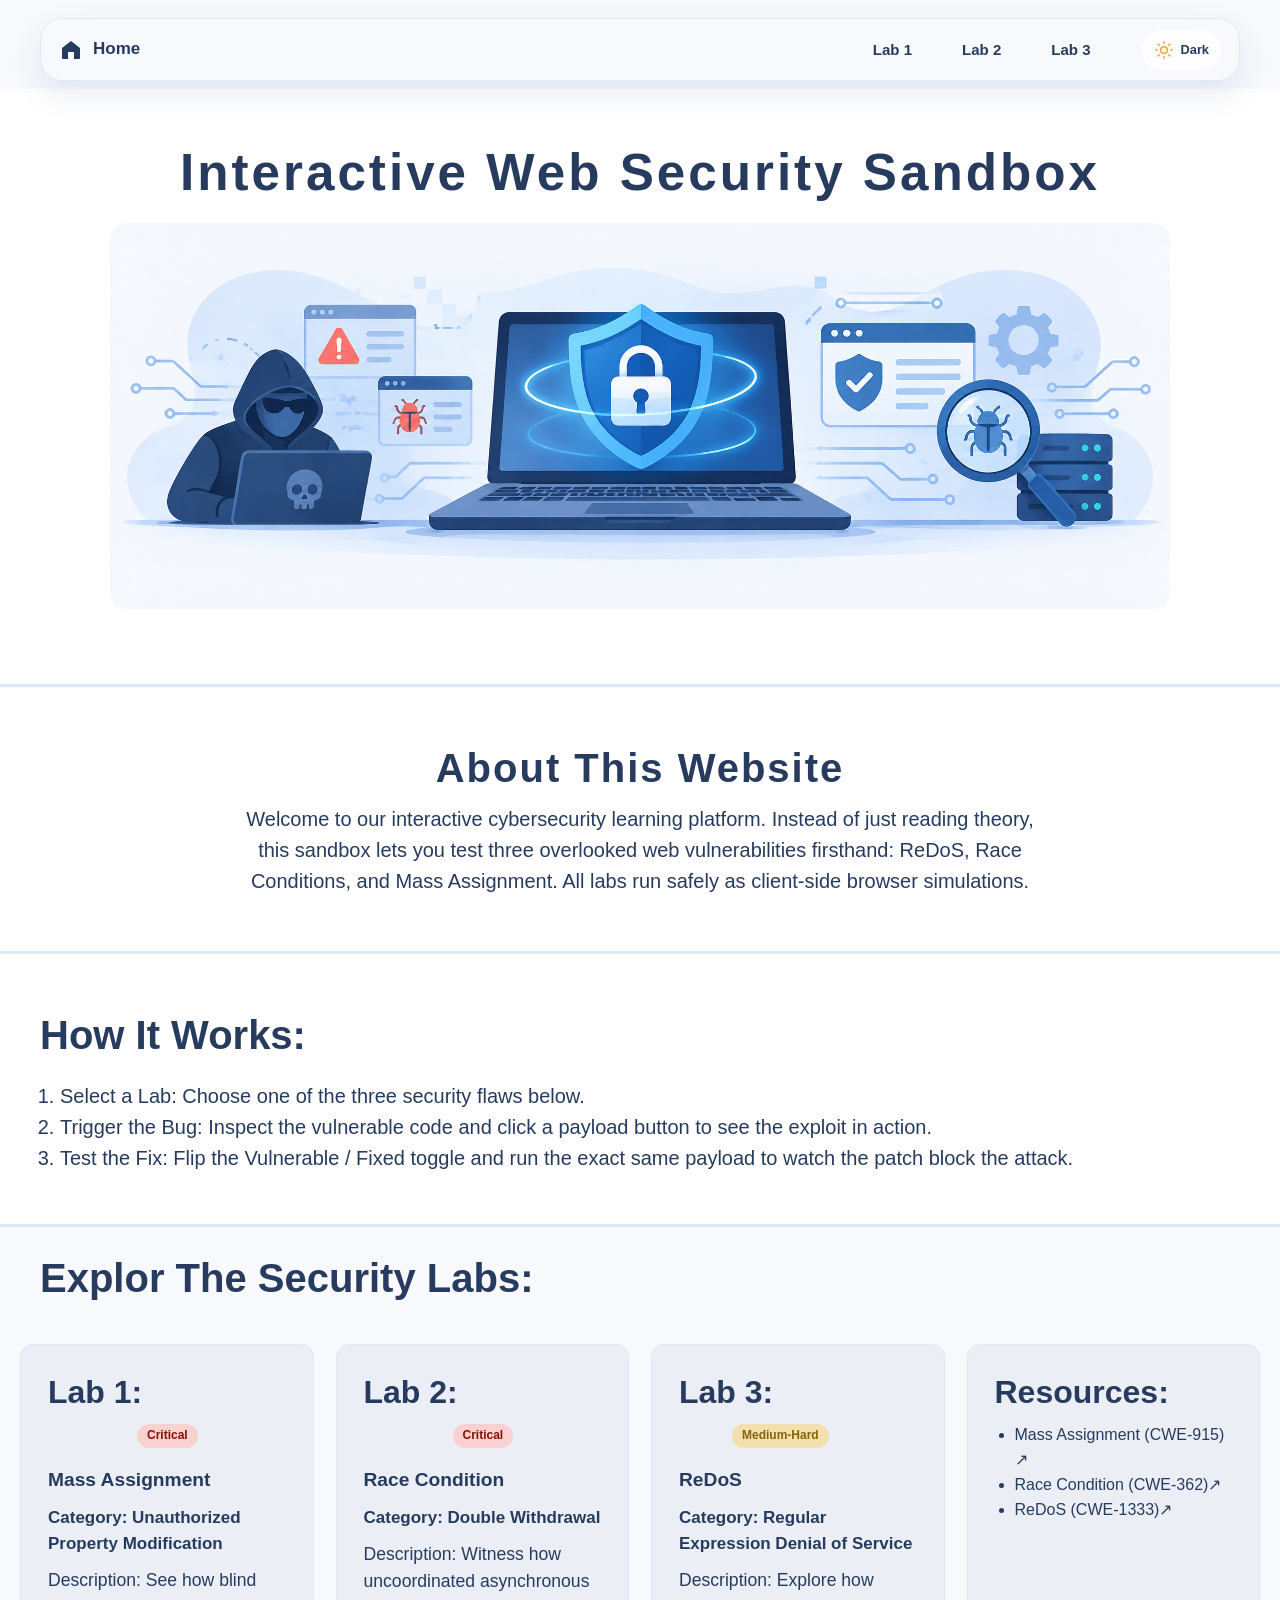
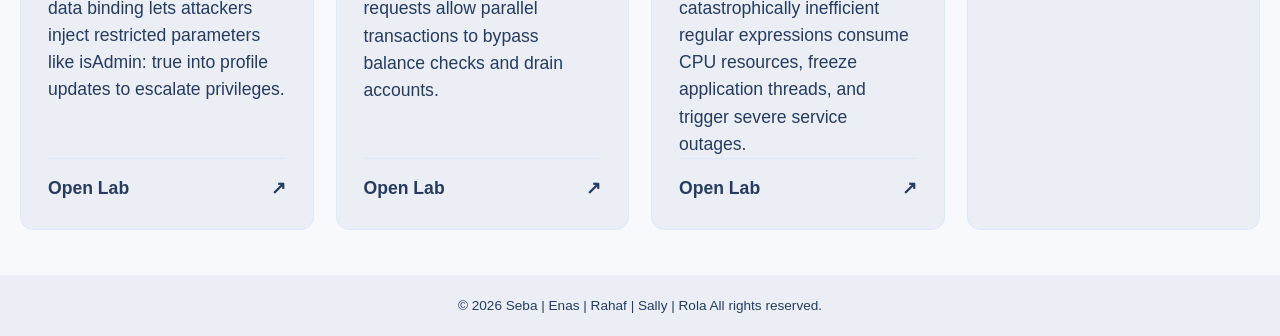
<file: Final Project/index.html>
<!DOCTYPE html>
<html lang="en">
<head>
    <meta charset="UTF-8">
    <meta name="viewport" content="width=device-width, initial-scale=1.0">
    <meta http-equiv="refresh" content="0; url=home.html">
    <title>Final Project</title>
</head>
<body>
    <p>
        Redirecting to the project...
        <a href="home.html">Click here if you are not redirected.</a>
    </p>
</body>
</html>
</file>
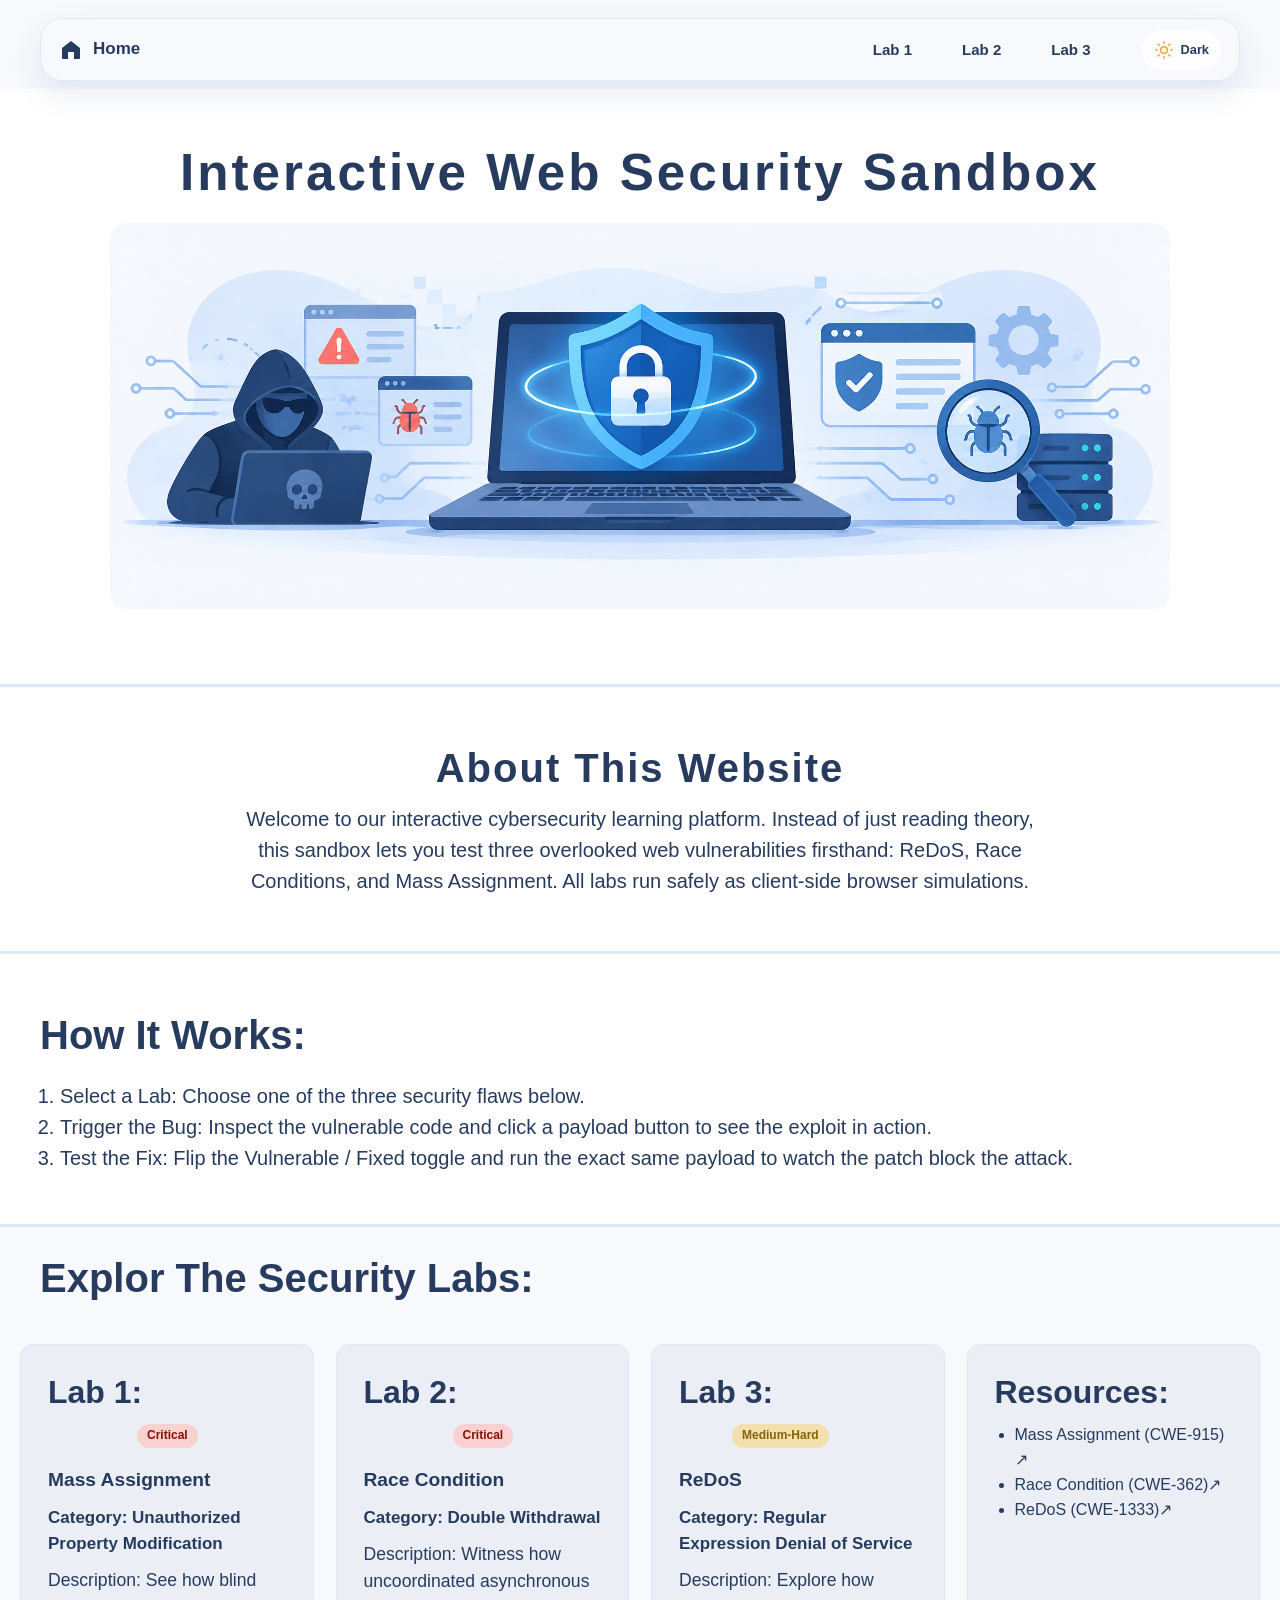
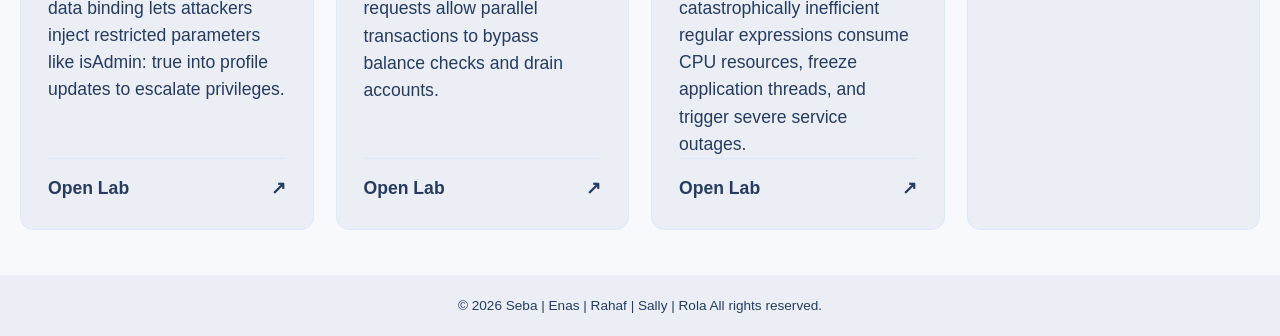
<file: Final Project/home.html>
<!DOCTYPE html>
<html lang="en">
<head>
    <meta charset="UTF-8">
    <meta name="viewport" content="width=device-width, initial-scale=1.0">
    <title>Interactive Web Security</title>
    <link rel="stylesheet" href="./home_style.css">
</head>

<body>
    <header class="site-header">
        <nav class="navbar">

                <a class="home-link" href="./home.html" aria-label="Go to home">
                    <svg viewBox="0 0 24 24" aria-hidden="true"><path d="m3 10 9-7 9 7v10a1 1 0 0 1-1 1h-5v-7H9v7H4a1 1 0 0 1-1-1z"/></svg>
                    <span>Home</span>
                </a>
                
            <div class="nav-right">
                <a class="nav-link" href="./massassignment.html">Lab 1</a>
                <a class="nav-link" href="./racecondition_page.html">Lab 2</a>
                <a class="nav-link" href="./redos_page.html">Lab 3</a>
                <span class="nav-divider"></span>
                <button class="theme-toggle" id="home-themeToggle" type="button" aria-label="Switch to dark mode" aria-pressed="false">
                    <svg class="sun-icon" viewBox="0 0 24 24" aria-hidden="true">
                        <circle cx="12" cy="12" r="4"></circle>
                        <path d="M12 2v2m0 16v2M4.93 4.93l1.42 1.42m11.3 11.3 1.42 1.42M2 12h2m16 0h2M4.93 19.07l1.42-1.42m11.3-11.3 1.42-1.42"></path>
                    </svg>
                    <svg class="moon-icon" viewBox="0 0 24 24" aria-hidden="true">
                        <path d="M20.5 15.5A8.5 8.5 0 0 1 8.5 3.5 8.6 8.6 0 1 0 20.5 15.5Z"></path>
                    </svg>
                    <span class="theme-label">Dark</span>
                </button>
            </div>

        </nav>
    </header>

    <main class="container">
        <section id="web-title" class="web-title">
                <h1>Interactive Web Security Sandbox</h1>
                <div class="hero-image">
                    <img src="assets/cybersecurity-banner.png" alt="Interactive Web Security Sandbox">
                </div>
        </section>

        <section class="about">
            <div class="about-content">
                <h2>About This Website</h2>
                <p>
                    Welcome to our interactive cybersecurity learning platform. Instead
                    of just reading theory, this sandbox lets you test three overlooked web 
                    vulnerabilities firsthand: ReDoS, Race Conditions, and Mass Assignment. 
                    All labs run safely as client-side browser simulations.
                </p>
            </div>
        </section>

        <section id="works" class="works">
            <div class="works_content">
                <h2>How It Works:</h2>
                <ol class="works-list">
                    <li>Select a Lab: Choose one of the three security flaws below.</li>
                    <li>Trigger the Bug: Inspect the vulnerable code and click a payload button to see the exploit in action.</li>
                    <li>Test the Fix: Flip the Vulnerable / Fixed toggle and run the exact same payload to watch the patch block the attack.</li>
                </ol>
            </div>
        </section>

        <section id="labs-section" class="labs-section">
            <h2 class="lab-title">Explor The Security Labs:</h2>
            <div class="labs-grid">
                <article class="labs">
                    <h2>Lab 1: 
                        <span class="diff-hard">Critical</span>
                    </h2>
                    <h3>Mass Assignment</h3>
                    <h4>Category: Unauthorized Property Modification</h4>
                    <p>
                        Description: See how blind data binding lets attackers inject restricted parameters like isAdmin: true into profile updates to escalate privileges.
                    </p>

                    <a href="./massassignment.html">
                        Open Lab <span>↗</span>
                    </a>
                </article>

                <article class="labs">

                    <h2>Lab 2:
                        <span class="diff-hard">Critical</span>
                    </h2>
                    <h3>Race Condition</h3>
                    <h4>Category: Double Withdrawal </h4>
                    <p>
                        Description: Witness how uncoordinated asynchronous requests allow parallel transactions to bypass balance checks and drain accounts.
                    </p>

                    <a href="./racecondition_page.html">
                        Open Lab <span>↗</span>
                    </a>
                </article>

                <article class="labs">
                    <h2>Lab 3:
                        <span class="diff-med">Medium-Hard</span>
                    </h2>
                    <h3>ReDoS</h3>
                    <h4>Category: Regular Expression Denial of Service</h4>
                    <p>
                        Description: Explore how catastrophically inefficient regular expressions consume CPU resources, freeze application threads, and trigger severe service outages.
                    </p>

                    <a href="./redos_page.html">
                        Open Lab <span>↗</span>
                    </a>
                </article>

                <article class="labs">
                    <h2>Resources:</h2>
                    <ul class="resources-list">
                        <li><a href="https://cwe.mitre.org/data/definitions/915.html" >Mass Assignment (CWE-915) <span>↗</span></a></li>
                        <li><a href="https://community.owasp.org/pages/vulnerabilities/race_conditions" >Race Condition (CWE-362)<span>↗</span></a></li>
                        <li><a href="https://cwe.mitre.org/data/definitions/1333.html" >ReDoS (CWE-1333)<span>↗</span></a></li>
                    </ul>
                </article>

            </div>
        </section>
    </main>

    <footer>
        <p>&copy; 2026 Seba | Enas | Rahaf | Sally | Rola All rights reserved.</p>
    </footer>

    <script src="./home_script.js"></script>
</body>
</file>
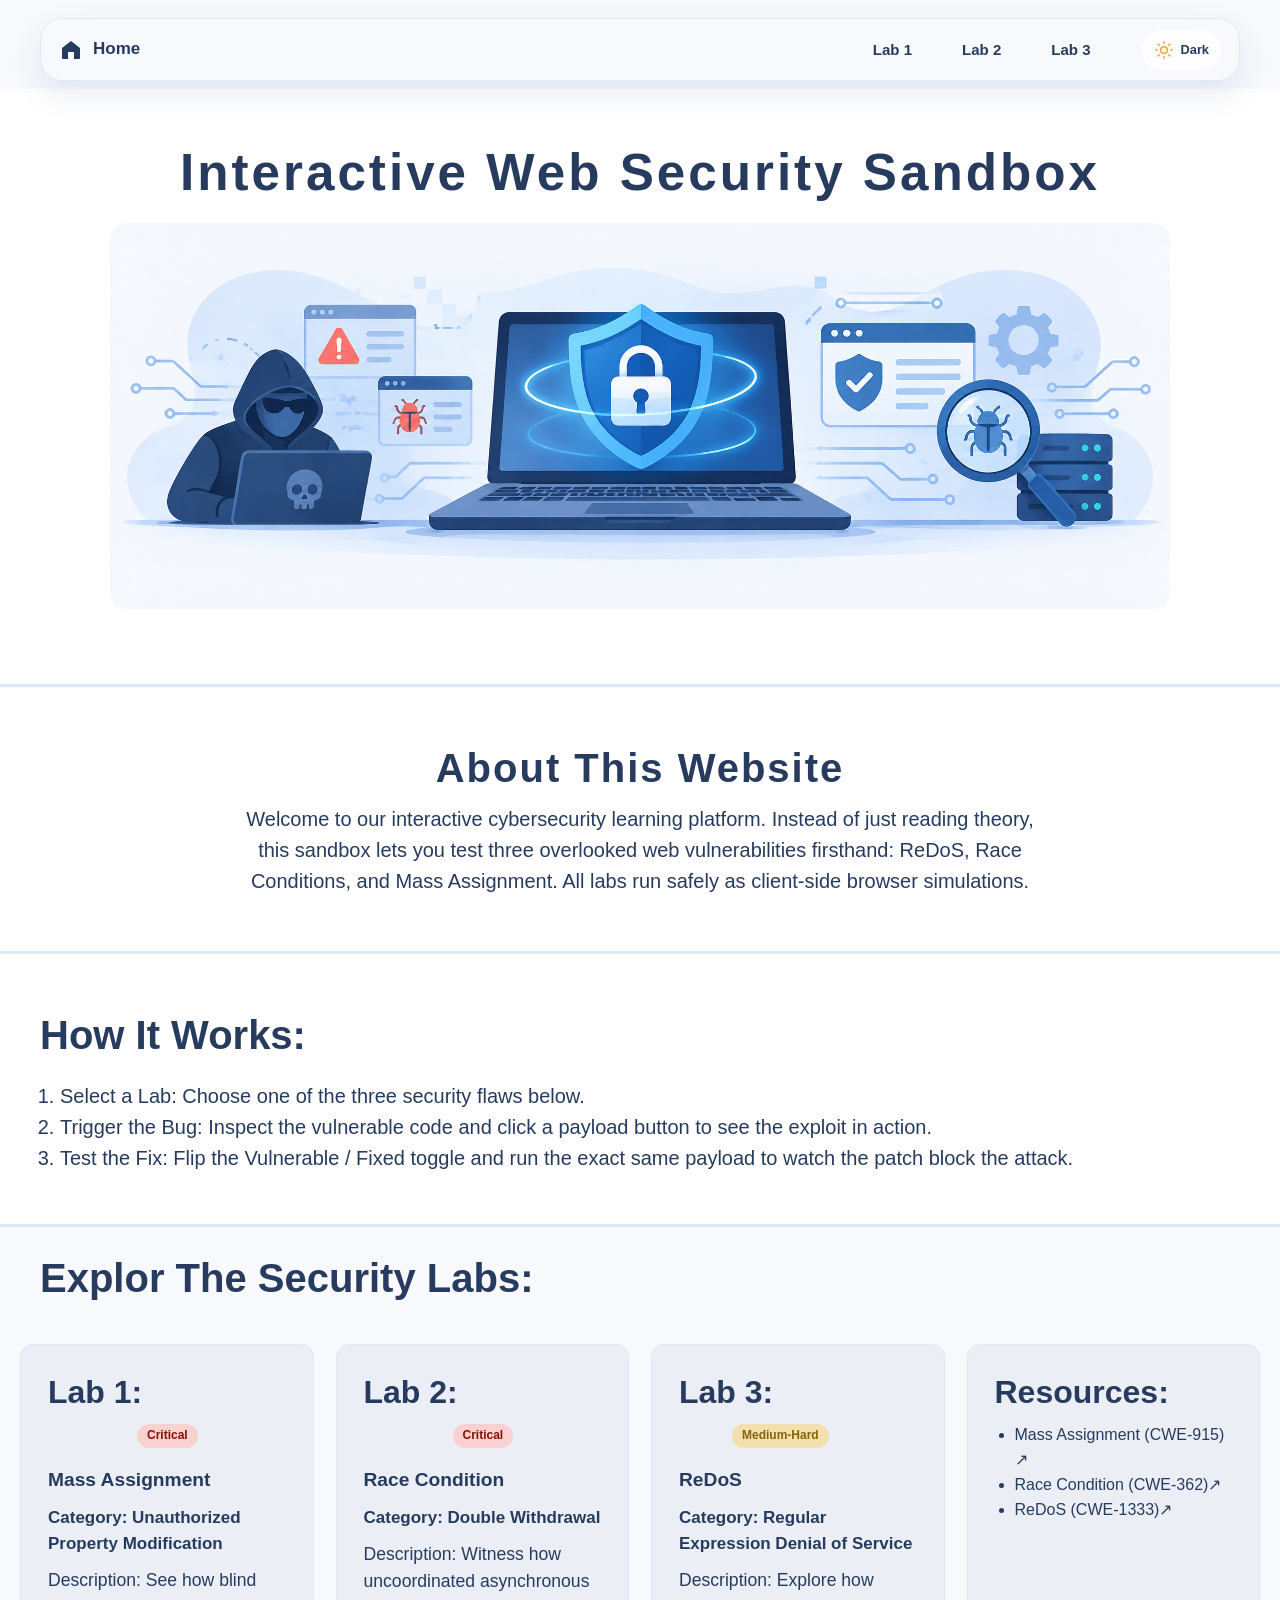
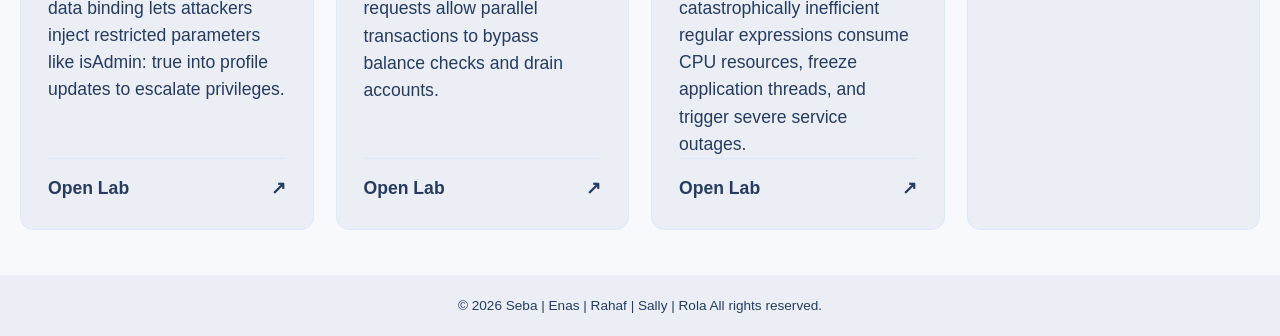
<file: Final Project/index.html.html>
<!DOCTYPE html>
<html lang="en">
<head>
    <meta charset="UTF-8">
    <meta name="viewport" content="width=device-width, initial-scale=1.0">
    <meta http-equiv="refresh" content="0; url=home.html">
    <title>Final Project</title>
</head>
<body>
    <p>
        Redirecting to the project...
        <a href="home.html">Click here if you are not redirected.</a>
    </p>
</body>
</html>
</file>
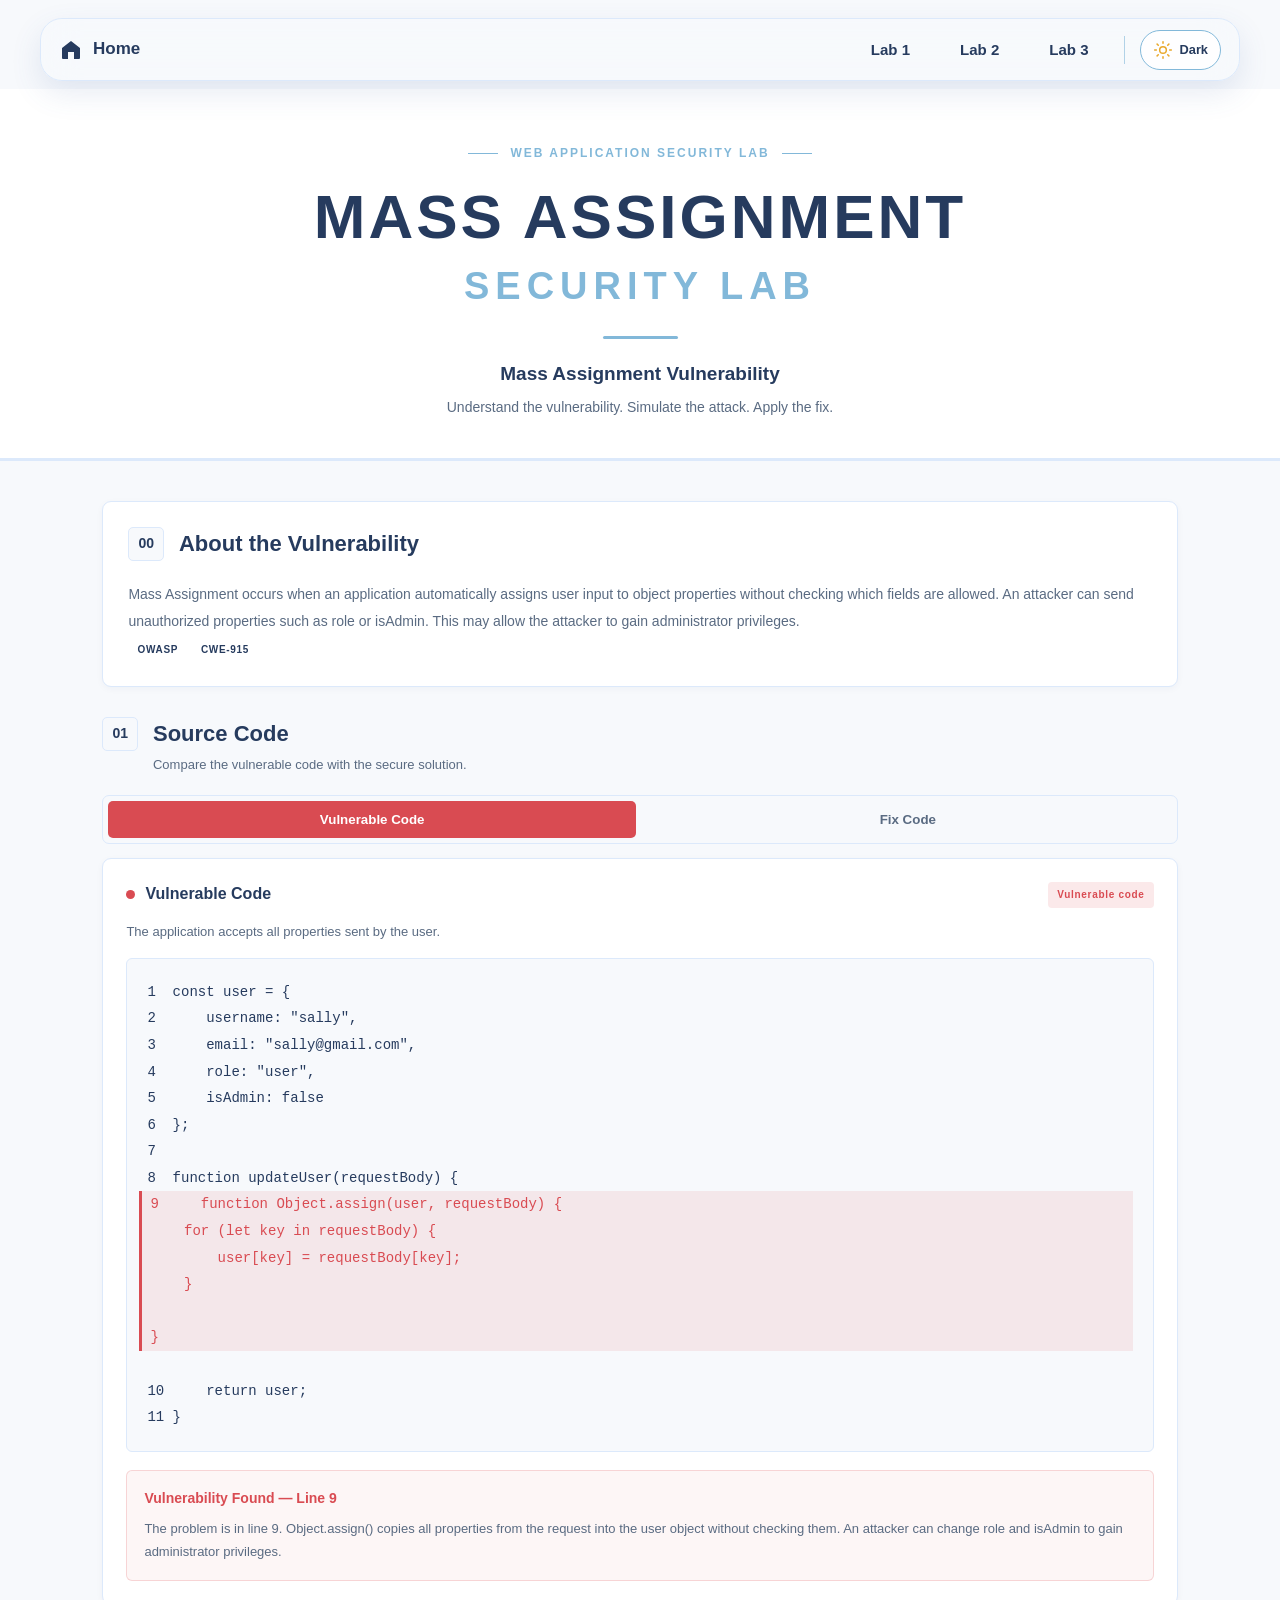
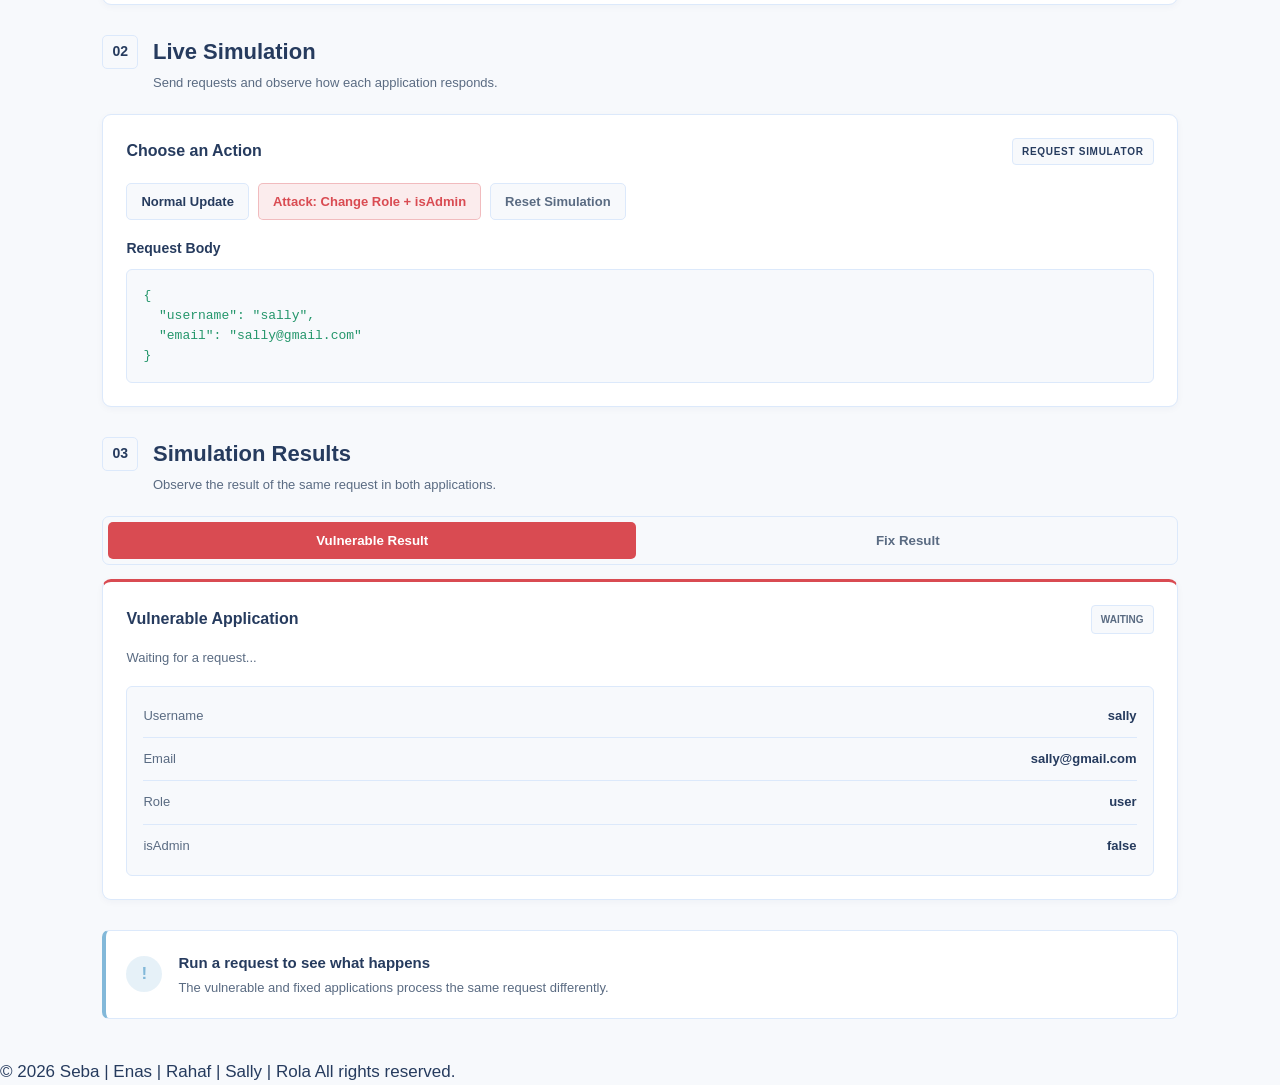
<file: Final Project/massassignment.html>
<!DOCTYPE html>
<html lang="en" dir="ltr">

<head>
    <meta charset="UTF-8">
    <meta name="viewport" content="width=device-width, initial-scale=1.0">
    <title>Mass Assignment Security Lab</title>
    <link rel="stylesheet" href="massassignment_style.css">
</head>

<body>

    <header class="site-header">
        <nav class="navbar" aria-label="Main navigation">
            <a class="home-link" href="./home.html" aria-label="Go to home">
                <svg viewBox="0 0 24 24" aria-hidden="true"><path d="m3 10 9-7 9 7v10a1 1 0 0 1-1 1h-5v-7H9v7H4a1 1 0 0 1-1-1z"/></svg>
                <span>Home</span>
            </a>

            <div class="nav-right">
                <a class="nav-link" href="./massassignment.html">Lab 1</a>
                <a class="nav-link" href="./racecondition_page.html">Lab 2</a>
                <a class="nav-link" href="./redos_page.html">Lab 3</a>
                <span class="nav-divider" aria-hidden="true"></span>
                <button class="theme-toggle" id="mass-themeToggle" type="button"
                        aria-label="Switch to dark mode" aria-pressed="false">
                    <svg class="sun-icon" viewBox="0 0 24 24" aria-hidden="true">
                        <circle cx="12" cy="12" r="4"></circle>
                        <path d="M12 2v2m0 16v2M4.93 4.93l1.42 1.42m11.3 11.3 1.42 1.42M2 12h2m16 0h2M4.93 19.07l1.42-1.42m11.3-11.3 1.42-1.42"></path>
                    </svg>
                    <svg class="moon-icon" viewBox="0 0 24 24" aria-hidden="true">
                        <path d="M20.5 15.5A8.5 8.5 0 0 1 8.5 3.5 8.6 8.6 0 1 0 20.5 15.5Z"></path>
                    </svg>
                    <span class="theme-label">Dark</span>
                </button>
            </div>
        </nav>
    </header>

    <section class="lab-hero">

        <div class="lab-label">
            <span class="lab-line"></span>
            <span>WEB APPLICATION SECURITY LAB</span>
            <span class="lab-line"></span>
        </div>

        <h1>MASS ASSIGNMENT</h1>
        <h2>SECURITY LAB</h2>

        <div class="hero-divider"></div>

        <p class="vulnerability-title">
            Mass Assignment Vulnerability
        </p>

        <p class="hero-description">
            Understand the vulnerability. Simulate the attack. Apply the fix.
        </p>

    </section>

    <main class="container">

        <section class="info-card">

            <div class="section-heading">
                <span class="section-number">00</span>

                <h2>About the Vulnerability</h2>
            </div>

            <p class="about-description">
                Mass Assignment occurs when an application automatically assigns user input to object properties without checking which fields are allowed. An attacker can send unauthorized properties such as role or isAdmin. This may allow the attacker to gain administrator privileges.
            </p>

            <div class="tags">
                <span class="tag">OWASP</span>
                <span class="tag">CWE-915</span>
            </div>

        </section>

        <section class="main-section">

            <div class="section-heading">
                <span class="section-number">01</span>

                <div>
                    <h2>Source Code</h2>

                    <p>
                        Compare the vulnerable code with the secure solution.
                    </p>
                </div>
            </div>

            <div class="switch-container mode-switch" id="codeSwitch">

                <button class="switch-button active active-vulnerable"
                        data-target="vulnerableCode"
                        aria-pressed="true">
                    Vulnerable Code
                </button>

                <button class="switch-button"
                        data-target="fixedCode"
                        aria-pressed="false">
                    Fix Code
                </button>

            </div>

            <article class="code-card" id="vulnerableCode">

                <div class="card-header">
                    <div>
                        <span class="status-dot danger"></span>
                        <h3>Vulnerable Code</h3>
                    </div>

                    <span id="vulnerableTag" class="tag tag-danger">Vulnerable code</span>
                </div>

                <p class="card-description">
                    The application accepts all properties sent by the user.
                </p>

                <pre class="code-display"><code>1  const user = {
2      username: "sally",
3      email: "sally@gmail.com",
4      role: "user",
5      isAdmin: false
6  };
7
8  function updateUser(requestBody) {
<span class="highlight-line">9     function Object.assign(user, requestBody) {
    for (let key in requestBody) {
        user[key] = requestBody[key];
    }

}</span>
10     return user;
11 }</code></pre>

                <div class="explanation vulnerable-explanation">

                    <h4>Vulnerability Found — Line 9</h4>

                    <p>
                        The problem is in line 9. Object.assign() copies all properties from the request into the user object without checking them. An attacker can change role and isAdmin to gain administrator privileges.
                    </p>

                </div>

            </article>

            <article class="code-card fixed-card" id="fixedCode" hidden>

                <div class="card-header">
                    <div>
                        <span class="status-dot success"></span>
                        <h3>Fix Code</h3>
                    </div>

                    <span id="fixedTag" class="tag tag-success">Fixed code</span>
                </div>

                <p class="card-description">
                    The application only accepts approved properties.
                </p>

                <pre class="code-display"><code>1  const user = {
2      username: "sally",
3      email: "sally@gmail.com",
4      role: "user",
5      isAdmin: false
6  };
7
8  function updateUser(requestBody) {
<span class="highlight-fix">9      const allowedFields = [</span>
<span class="highlight-fix">10         "username",</span>
<span class="highlight-fix">11         "email"</span>
<span class="highlight-fix">12     ];</span>
13
<span class="highlight-fix">14     allowedFields.forEach(field => {</span>
<span class="highlight-fix">15         if (requestBody[field] !== undefined) {</span>
<span class="highlight-fix">16             user[field] = requestBody[field];</span>
<span class="highlight-fix">17         }</span>
<span class="highlight-fix">18     });</span>
19
20     return user;
21 }</code></pre>

                <div class="explanation fix-explanation">

                    <h4>Fix Applied — Lines 9–18</h4>

                    <p>
                        We replaced Object.assign() with an Allowlist. Lines 9–12 define the permitted fields: username and email. Lines 14–18 update only approved fields, preventing attackers from changing role or isAdmin.
                    </p>

                </div>

            </article>

        </section>

        <section class="main-section">

            <div class="section-heading">
                <span class="section-number">02</span>

                <div>
                    <h2>Live Simulation</h2>

                    <p>
                        Send requests and observe how each application responds.
                    </p>
                </div>
            </div>

            <div class="simulation-card">

                <div class="simulation-header">
                    <h3>Choose an Action</h3>

                    <span class="tag neutral-tag">REQUEST SIMULATOR</span>
                </div>

                <div class="payload-buttons">

                    <button class="payload-button normal-button"
                            data-payload="normal">
                        Normal Update
                    </button>

                    <button class="payload-button attack-button"
                            data-payload="attack">
                        Attack: Change Role + isAdmin
                    </button>

                    <button class="payload-button reset-button"
                            id="resetButton">
                        Reset Simulation
                    </button>

                </div>

                <div class="request-area">

                    <h4>Request Body</h4>

                    <pre id="requestBody">{
  "username": "sally",
  "email": "sally@gmail.com"
}</pre>

                </div>

            </div>

        </section>

        <section class="main-section">

            <div class="section-heading">
                <span class="section-number">03</span>

                <div>
                    <h2>Simulation Results</h2>

                    <p>
                        Observe the result of the same request in both applications.
                    </p>
                </div>
            </div>

            <div class="switch-container mode-switch" id="resultSwitch">

                <button class="switch-button active"
                        data-target="vulnerableResult"
                        aria-pressed="true">
                    Vulnerable Result
                </button>

                <button class="switch-button"
                        data-target="fixedResult"
                        aria-pressed="false">
                    Fix Result
                </button>

            </div>

            <article class="result-card" id="vulnerableResult">

                <div class="card-header">
                    <h3>Vulnerable Application</h3>

                    <span id="vulnerableStatus"
                          class="result-status neutral">
                        WAITING
                    </span>
                </div>

                <p id="vulnerableMessage" class="result-message">
                    Waiting for a request...
                </p>

                <div class="user-data">

                    <div class="data-row">
                        <span>Username</span>
                        <strong id="vUsername">sally</strong>
                    </div>

                    <div class="data-row">
                        <span>Email</span>
                        <strong id="vEmail">sally@gmail.com</strong>
                    </div>

                    <div class="data-row">
                        <span>Role</span>
                        <strong id="vRole">user</strong>
                    </div>

                    <div class="data-row">
                        <span>isAdmin</span>
                        <strong id="vAdmin">false</strong>
                    </div>

                </div>

            </article>

            <article class="result-card fixed-result"
                     id="fixedResult"
                     hidden>

                <div class="card-header">
                    <h3>Fixed Application</h3>

                    <span id="fixedStatus"
                          class="result-status neutral">
                        WAITING
                    </span>
                </div>

                <p id="fixedMessage" class="result-message">
                    Waiting for a request...
                </p>

                <div class="user-data">

                    <div class="data-row">
                        <span>Username</span>
                        <strong id="fUsername">sally</strong>
                    </div>

                    <div class="data-row">
                        <span>Email</span>
                        <strong id="fEmail">sally@gmail.com</strong>
                    </div>

                    <div class="data-row">
                        <span>Role</span>
                        <strong id="fRole">user</strong>
                    </div>

                    <div class="data-row">
                        <span>isAdmin</span>
                        <strong id="fAdmin">false</strong>
                    </div>

                </div>

            </article>

        </section>

        <section class="final-result" id="finalResult">

            <div class="final-icon">!</div>

            <div>
                <h3>Run a request to see what happens</h3>

                <p>
                    The vulnerable and fixed applications process the same request differently.
                </p>
            </div>

        </section>

    </main>

    <footer>
        <p>&copy; 2026 Seba | Enas | Rahaf | Sally | Rola All rights reserved.</p>
    </footer>

    <script src="massassignment_script.js"></script>

</body>
</html>
</file>
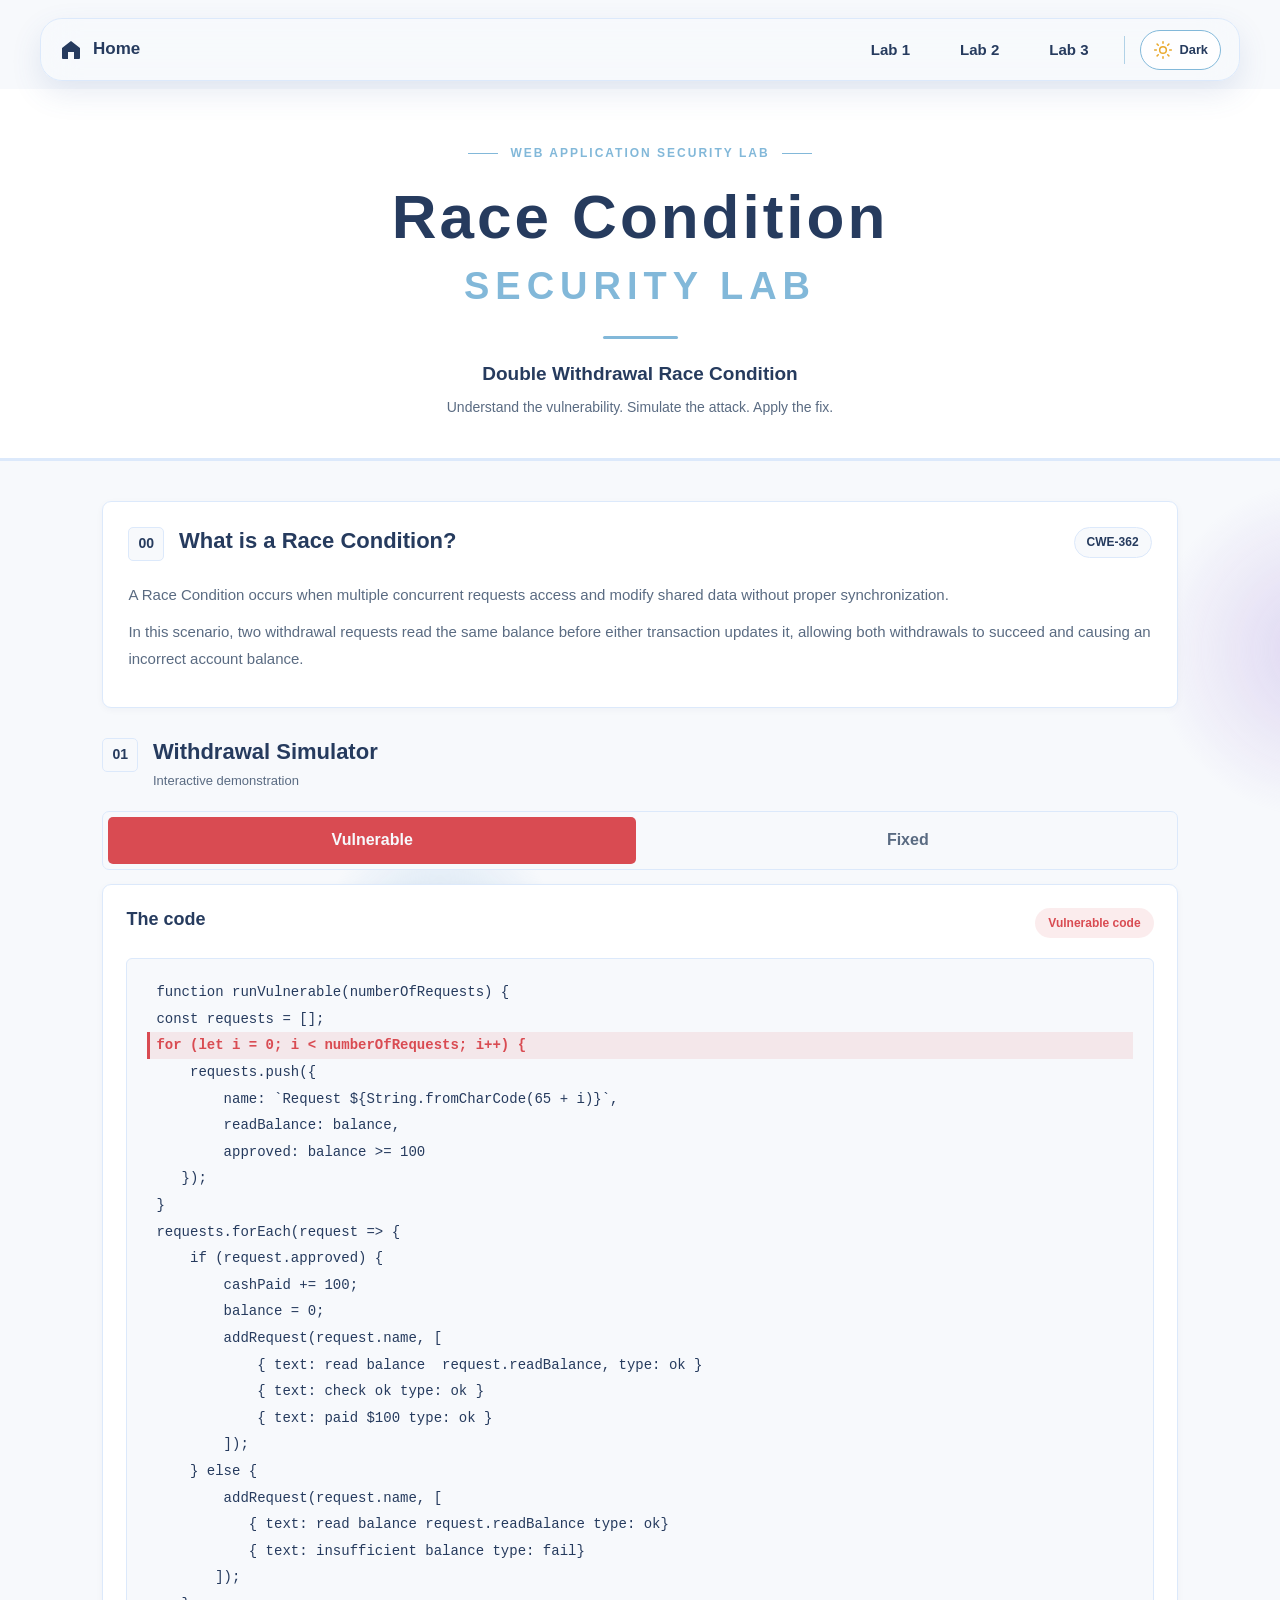
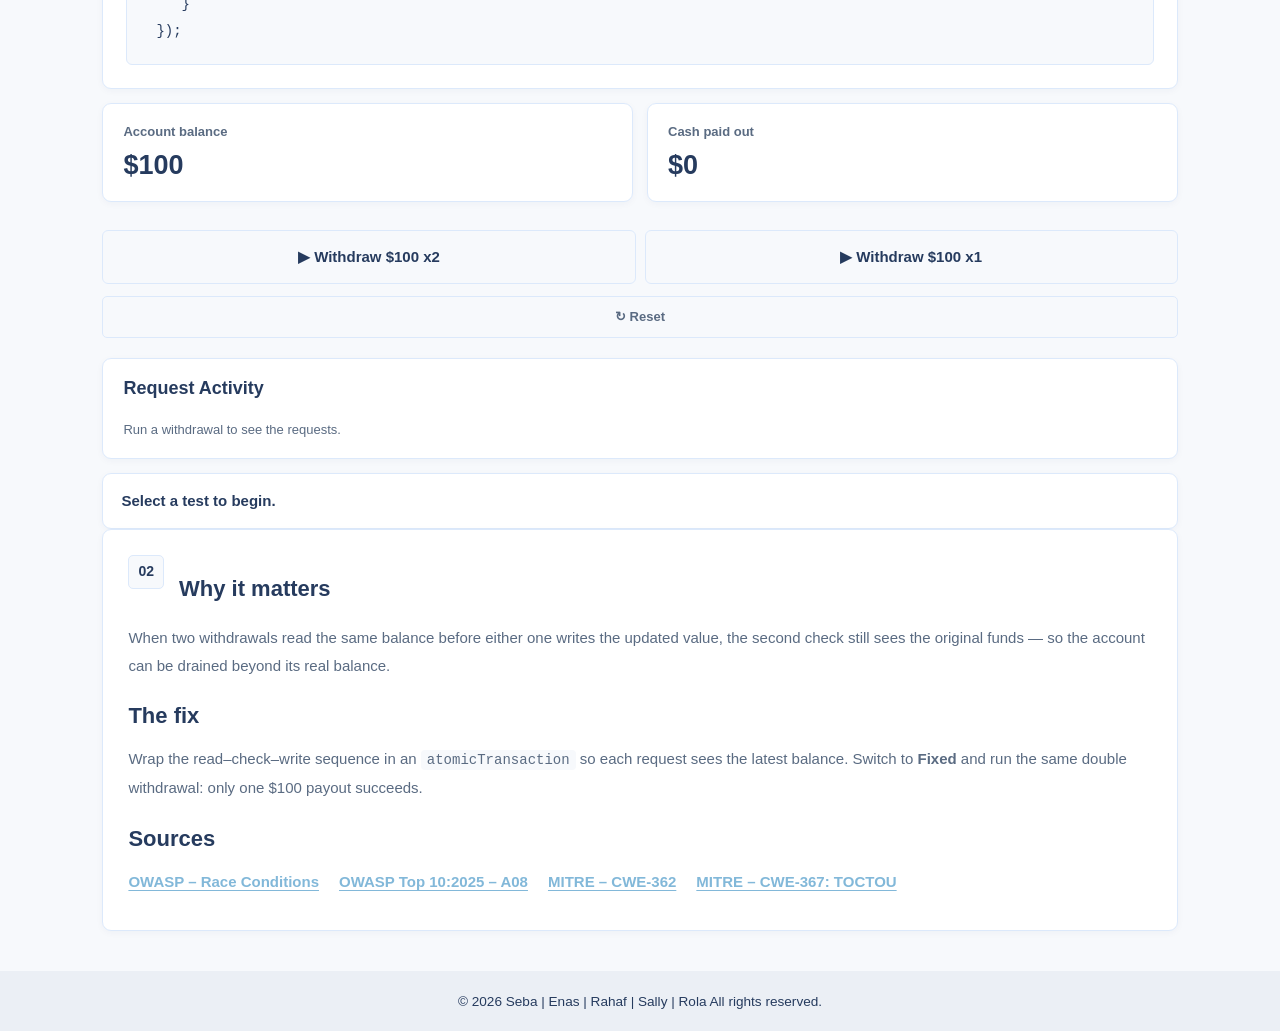
<file: Final Project/racecondition_page.html>
<!DOCTYPE html>
<html lang="en">
<head>
    <meta charset="UTF-8">
    <meta name="viewport" content="width=device-width, initial-scale=1.0">

    <meta
        name="description"
        content="Race Condition double withdrawal security lab">

    <title>Race Condition Lab | Ghurir Bank</title>

    <link rel="stylesheet" href="racecondition_style.css">
    <script src="racecondition_script.js" defer></script>
</head>

<body>
    <div class="ambient ambient-one" aria-hidden="true"></div>
    <div class="ambient ambient-two" aria-hidden="true"></div>
    <div class="ambient ambient-three" aria-hidden="true"></div>

    <header class="site-header">
        <nav class="navbar" aria-label="Main navigation">
            <a class="home-link" href="./home.html" aria-label="Go to home">
                <svg viewBox="0 0 24 24" aria-hidden="true"><path d="m3 10 9-7 9 7v10a1 1 0 0 1-1 1h-5v-7H9v7H4a1 1 0 0 1-1-1z"/></svg>
                <span>Home</span>
            </a>

            <div class="nav-right">
                <a class="nav-link" href="massassignment.html">Lab 1</a>
                <a class="nav-link" href="racecondition_page.html">Lab 2</a>
                <a class="nav-link" href="redos_page.html">Lab 3</a>
                <span class="nav-divider" aria-hidden="true"></span>
                <button class="theme-toggle" id="race-themeToggle" type="button"
                        aria-label="Switch to dark mode" aria-pressed="false">
                    <svg class="sun-icon" viewBox="0 0 24 24" aria-hidden="true">
                        <circle cx="12" cy="12" r="4"></circle>
                        <path d="M12 2v2m0 16v2M4.93 4.93l1.42 1.42m11.3 11.3 1.42 1.42M2 12h2m16 0h2M4.93 19.07l1.42-1.42m11.3-11.3 1.42-1.42"></path>
                    </svg>
                    <svg class="moon-icon" viewBox="0 0 24 24" aria-hidden="true">
                        <path d="M20.5 15.5A8.5 8.5 0 0 1 8.5 3.5 8.6 8.6 0 1 0 20.5 15.5Z"></path>
                    </svg>
                    <span class="theme-label">Dark</span>
                </button>
            </div>
        </nav>
    </header>

    <section class="lab-hero" id="home">

        <div class="lab-label">
            <span class="lab-line"></span>
            <span>WEB APPLICATION SECURITY LAB</span>
            <span class="lab-line"></span>
        </div>

        <h1>Race Condition</h1>
        <h2>SECURITY LAB</h2>

        <div class="hero-divider"></div>

        <p class="vulnerability-title">
            Double Withdrawal Race Condition
        </p>

        <p class="hero-description">
            Understand the vulnerability. Simulate the attack. Apply the fix.
        </p>

    </section>

    <main class="lab">
        <section class="intro panel" aria-labelledby="intro-title">
            <div class="section-heading">
                <span class="section-number">00</span>
                <h2 id="intro-title">What is a Race Condition?</h2>
                <span class="tag">CWE-362</span>
            </div>

            <p>
                A Race Condition occurs when multiple concurrent requests access
                and modify shared data without proper synchronization.
            </p>

            <p>
                In this scenario, two withdrawal requests read the same balance
                before either transaction updates it, allowing both withdrawals
                to succeed and causing an incorrect account balance.
            </p>
        </section>
        <section class="demo main-section" aria-label="Interactive race condition demo">

            <div class="section-heading">
                <span class="section-number">01</span>
                <div>
                    <h2>Withdrawal Simulator</h2>
                    <p class="hint">Interactive demonstration</p>
                </div>
            </div>
            <div class="mode-switch switch-container" role="group" aria-label="Code version">
                <button id="vulnerableTab" class="switch-button active-vulnerable" type="button"
                        aria-pressed="true">
                    Vulnerable
                </button>
                <button id="fixedTab" class="switch-button" type="button"
                        aria-pressed="false">
                    Fixed
                </button>
            </div>
            <section class="code-box panel code-card" aria-labelledby="code-title">
                <div class="section-heading">
                    <h3 id="code-title">The code</h3>
                    <span class="tag tag-danger" id="codeModeLabel">Vulnerable code</span>
                </div>

                <pre id="codeViewer" class="code-display" aria-label="Withdrawal source code"></pre>
            </section>
            <section class="metrics" aria-label="Account statistics">
                <div class="metric panel">
                    <p>Account balance</p>
                    <strong id="balance">$100</strong>
                </div>

                <div class="metric panel">
                    <p>Cash paid out</p>
                    <strong id="cashPaid">$0</strong>
                </div>
            </section>
            <div class="actions">
                <button id="doubleBtn" type="button">
                    ▶ Withdraw $100 x2
                </button>
                <button id="singleBtn" type="button">
                    ▶ Withdraw $100 x1
                </button>
            </div>

            <button id="resetBtn" class="reset" type="button">
                ↻ Reset
            </button>
            <section class="requests trace panel" aria-labelledby="requests-title">
                <div class="section-heading">
                    <h3 id="requests-title">Request Activity</h3>
                </div>

                <div id="requestLog" class="request-log">
                    <p class="empty">
                        Run a withdrawal to see the requests.
                    </p>
                </div>
            </section>
            <div id="resultMessage" class="result-bar" role="status" aria-live="polite">
                Select a test to begin.
            </div>

        </section>
        <section class="details panel" aria-labelledby="impact-title">

            <div class="section-heading">
                <span class="section-number">02</span>
                <h2 id="impact-title">Why it matters</h2>
            </div>

            <p>
                When two withdrawals read the same balance before either one
                writes the updated value, the second check still sees the
                original funds — so the account can be drained beyond its
                real balance.
            </p>

            <h2>The fix</h2>

            <p>
                Wrap the read–check–write sequence in an
                <code>atomicTransaction</code> so each request sees the latest
                balance. Switch to <strong>Fixed</strong> and run the same
                double withdrawal: only one $100 payout succeeds.
            </p>

            <h2>Sources</h2>

            <p class="source-links">
                <a href="https://community.owasp.org/pages/vulnerabilities/race_conditions"
                   target="_blank" rel="noopener noreferrer">
                    OWASP – Race Conditions
                </a>
                <a href="https://top10.owasp.org/2025/A08_2025-Software_or_Data_Integrity_Failures/"
                   target="_blank" rel="noopener noreferrer">
                    OWASP Top 10:2025 – A08
                </a>
                <a href="https://cwe.mitre.org/data/definitions/362.html"
                   target="_blank" rel="noopener noreferrer">
                    MITRE – CWE-362
                </a>
                <a href="https://cwe.mitre.org/data/definitions/367.html"
                   target="_blank" rel="noopener noreferrer">
                    MITRE – CWE-367: TOCTOU
                </a>
            </p>

        </section>

    </main>

    <footer>
        <p>&copy; 2026 Seba | Enas | Rahaf | Sally | Rola All rights reserved.</p>
    </footer>

</body>
</html>
</file>
<file: Final Project/home_style.css>
* {
    box-sizing: border-box;
    margin: 0;
    padding: 0;
}

:root {
    --powder-blue: #BFD7EA;
    --sky-blue: #82B8D9;
    --cloud-white: #F7F9FC;
    --lavender: #B9A7D8;
    --navy: #263B5E;

    --background: #F7F9FC;
    --card: #FFFFFF;
    --border: #DCE9FB;
    --text: #263B5E;
    --muted: #5A6B82;
    --primary: #82B8D9;
    --danger: #D94B52;
    --success: #24966B;
    --labs-card: #ebeff5;
    --nav-bg: rgba(247, 249, 252, .68);
    --surface-strong: rgba(255, 255, 255, .82);
    --shadow: 0 12px 30px rgba(69, 99, 163, .13);
}

body.dark-mode {
    --background: #111b38;
    --card: #202d52;
    --border: #3a4d7a;
    --text: #f0edff;
    --muted: #d0cbed;
    --primary: #a99ae7;
    --labs-card: #2a3b69;
    --nav-bg: rgba(39, 52, 88, .76);
    --surface-strong: rgba(38, 52, 89, .88);
    --shadow: 0 14px 36px rgba(0, 0, 0, .25);
}

html {
    scroll-behavior: smooth;
    scroll-padding-top: 100px;
}

body {
    margin: 0;
    min-height: 100vh;
    background: var(--background);
    color: var(--text);
    font-family: Arial, Helvetica, sans-serif;
    font-size: 17px;
    line-height: 1.55;
    transition: background 0.35s, color 0.35s;
    overflow-x: hidden;
}

body.dark-mode {
    background:
        radial-gradient(ellipse at 10% 0%, rgba(110,100,180,.2), transparent 32%),
        radial-gradient(ellipse at 90% 40%, rgba(115,90,175,.18), transparent 30%),
        linear-gradient(145deg, #101a37, #202c50 65%, #172343);
}

section {
    padding: 25px 0;
}

section h2 {
    font-size: 2rem;
    line-height: 1.3;
}

.site-header { 
    position: sticky; 
    top: 0; z-index: 20; 
    z-index: 20;
    padding: 18px 0 8px; 
}

.navbar {
  width: min(1200px, calc(100% - 64px));
  min-height: 58px;
  margin: auto;
  padding: 8px 18px;
  display: flex;
  align-items: center;
  justify-content: space-between;
  border: 1px solid var(--border);
  border-radius: 22px;
  background: var(--nav-bg);
  backdrop-filter: blur(18px);
  -webkit-backdrop-filter: blur(18px);
  box-shadow: var(--shadow);
}

.home-link, .nav-right { 
    display: flex; 
    align-items: center; 
    color: var(--text);
}

.home-link { 
    gap: 10px; 
    font-weight: 650; 
    color: var(--text);
}

.home-link svg { 
    width: 24px; 
    fill: currentColor; 
}

.nav-right { 
    gap: 10px;
}

.nav-link {
  padding: 10px 19px;
  border: 1px solid transparent;
  border-radius: 999px;
  font-size: .94rem;
  transition: background .2s, border-color .2s, transform .2s;
  color: var(--text);
  font-weight: bold;
}

.nav-link:hover { 
    background: var(--surface-strong); 
    border-color: var(--border); 
    transform: translateY(-2px); 
}

a {
    text-decoration: none;
    color: inherit;
}

.nav-divider { 
    height: 28px; 
    width: 1px; 
    background: var(--accent); 
    opacity: .6; 
    margin: 0 5px; 
}

.theme-toggle {
  display: inline-flex; 
  align-items: center; 
  justify-content: center; 
  gap: 7px;
  min-width: 48px; 
  min-height: 40px; 
  padding: 7px 12px;
  color: var(--text); 
  background: var(--surface-strong);
  border: 1px solid var(--accent); 
  border-radius: 999px; cursor: pointer;
  transition: transform .2s, background .25s;
  font-weight: bold;
}
.theme-toggle:hover { 
    transform: rotate(-5deg) scale(1.04); 
}
.theme-toggle svg { 
    width: 20px; 
    height: 20px; 
    fill: none; 
    stroke: currentColor; 
    stroke-width: 1.8; 
    stroke-linecap: round; 
    stroke-linejoin: round; 
}
.theme-toggle .sun-icon { 
    color: #e9a92c; 
}
.theme-toggle .moon-icon { 
    display: none; 
}
.dark-mode .theme-toggle .sun-icon { 
    display: none; 
}
.dark-mode .theme-toggle .moon-icon { 
    display: block; 
}
.theme-label { 
    font-size: .8rem; 
}

.web-title {
    display: flex;
    flex-direction: column;
    align-items: center;
    text-align: center;
    padding: 55px 20px 40px;
    background: var(--card);
    border-bottom: 3px solid var(--border);
    transition: background 0.35s, border-color 0.35s;
}

.web-title h1 {
    font-size: clamp(28px, 4vw, 58px);
    font-weight: 200;
    letter-spacing: 3px;
    line-height: 1.15;
    color: var(--text);
    font-weight: bold;
}

.hero-image {
    width: 100%;
    max-width: 1100px;
    margin: 20px auto 35px;
    padding: 0 20px;
}

.hero-image img {
    width: 100%;
    height: auto;
    display: block;
    border-radius: 16px;
}

.about {
    display: flex;
    flex-direction: column;
    align-items: center;
    text-align: center;
    padding: 55px 20px 40px;
    background: var(--card);
    border-bottom: 3px solid var(--border);
    transition: background 0.35s, border-color 0.35s;
}

.about-content {
    flex: 1;
    justify-content: center;
    align-items: center;
    text-align: center;
}

.about-content h2 {
    margin-bottom: 10px;
    font-size: 2.5rem;
    letter-spacing: 2px;
}

.about-content > p:not(.subtitle) {
    max-width: 800px;
    margin-bottom: 14px;
    color: var(--text);
    margin-top: 10px;
    text-align: center;
    font-size: 20px;
}

.works {
    display: flex;
    gap: 55px;
    padding: 55px 40px 50px;
    background: var(--card);
    border-bottom: 3px solid var(--border);
    transition: background 0.35s, border-color 0.35s;
    font-size: 20px;
}

.works h2 {
    margin-bottom: 20px;
    font-size: 2.5rem;
}

.works-content {
    flex: 1;
}

.works-list{
    padding-left: 20px;
}

.labs-grid {
    display: grid;
    grid-template-columns: repeat(4, minmax(0, 1fr));
    gap: 22px;
    align-items: stretch;
    padding: 20px;
    margin-top: 20px;
}

.labs {
    display: flex;
    flex-direction: column;
    min-width: 0;
    padding: 27px;
    border: 1px solid var(--border);
    border-radius: 13px;
    background-color: var(--labs-card);
    box-shadow: 0 4px 15px --shadow;
    transition: transform 0.25s, box-shadow 0.25s;
}

.labs:hover {
    transform: translateY(-5px);
    box-shadow: 0 12px 28px var(--shadow);
}

.lab-title {
    padding-left: 40px;
    font-size: 2.5rem;
}

.labs h3 {
    margin-bottom: 10px;
    font-size: 1.2rem;
}

.labs h4 {
    margin-bottom: 10px;
}

.labs h2{
    margin-bottom: 10px;
}

.labs > p {
    color: var(--text);
    font-size: 1.1rem;
}

.labs > a {
    display: flex;
    align-items: center;
    justify-content: space-between;
    gap: 10px;
    margin-top: auto;
    padding-top: 16px;
    border-top: 1px solid var(--border);
    color: var(--text);
    text-decoration: none;
    font-size: 1.1rem;
    font-weight: bold;
}

.labs > a:hover {
    color: var(--text);
}

.diff-med {
    display: inline-block;
    font-size: 12px;
    padding: 4px 10px;
    border-radius: 20px;
    vertical-align: middle;
    background-color: #f4e0af;
    color: #856404;
    margin-left: 53px;
}

.diff-hard {
    display: inline-block;
    font-size: 12px;
    padding: 4px 10px;
    border-radius: 20px;
    vertical-align: middle;
    background-color: #fad1d1;
    color: #851104;
    margin-left: 89px;
}

.resources-list{
    padding-left: 20px;
    font-size: 1.0rem;
}

footer {
    padding: 20px 20px;
    background-color: var(--labs-card);
    color: var(--text);
    text-align: center;
    font-size: 0.85rem;
}

@media screen and (max-width: 992px) {

    .navbar {
        width: calc(100% - 40px);
    }

    .nav-link {
        padding: 9px 13px;
        font-size: 0.9rem;
    }

    .web-title {
        padding: 48px 20px 35px;
    }

    .web-title h1 {
        font-size: clamp(32px, 5vw, 52px);
    }

    .hero-image {
        max-width: 900px;
    }

    .about {
        padding: 45px 25px 35px;
    }

    .about-content h2 {
        font-size: 2.2rem;
    }

    .about-content > p:not(.subtitle) {
        font-size: 18px;
        max-width: 750px;
    }

    .works {
        gap: 30px;
        padding: 40px 25px;
    }

    .works h2 {
        font-size: 2.2rem;
    }

    .labs-grid {
        grid-template-columns: repeat(2, minmax(0, 1fr));
        gap: 18px;
        padding: 18px;
    }

    .labs {
        padding: 23px;
    }

    .lab-title {
        padding-left: 20px;
        font-size: 2.2rem;
    }

    .diff-med,
    .diff-hard {
        margin-left: 15px;
    }
}

@media screen and (max-width: 700px) {

    body {
        font-size: 15px;
    }

    section {
        padding: 20px 0;
    }

    .site-header {
        padding: 12px 0 6px;
    }

    .navbar {
        width: calc(100% - 28px);
        min-height: 52px;
        padding: 8px 10px;
        border-radius: 16px;
        gap: 8px;
        flex-wrap: wrap;
    }

    .home-link {
        gap: 6px;
        font-size: 13px;
    }

    .home-link svg {
        width: 20px;
    }

    .nav-right {
        gap: 5px;
        flex-wrap: wrap;
        justify-content: center;
    }

    .nav-link {
        padding: 8px 10px;
        font-size: 12px;
    }

    .nav-divider {
        height: 20px;
        margin: 0 2px;
    }

    .theme-toggle {
        min-width: 38px;
        min-height: 36px;
        padding: 6px 9px;
        gap: 4px;
    }

    .theme-toggle svg {
        width: 17px;
        height: 17px;
    }

    .theme-label {
        font-size: 11px;
    }

    .web-title {
        padding: 40px 15px 30px;
    }

    .web-title h1 {
        font-size: clamp(27px, 7vw, 40px);
        letter-spacing: 1.5px;
    }

    .hero-image {
        width: 100%;
        margin: 15px auto 25px;
        padding: 0 12px;
    }

    .hero-image img {
        width: 100%;
        height: auto;
        border-radius: 12px;
    }

    .about {
        padding: 35px 18px 30px;
    }

    .about-content h2 {
        font-size: 1.9rem;
        letter-spacing: 1px;
    }

    .about-content > p:not(.subtitle) {
        font-size: 15px;
        line-height: 1.75;
        margin-top: 8px;
    }

    .works {
        flex-direction: column;
        gap: 25px;
        padding: 35px 20px;
        font-size: 16px;
    }

    .works h2 {
        font-size: 1.9rem;
        margin-bottom: 14px;
    }

    .works-list {
        padding-left: 20px;
    }

    .lab-title {
        padding-left: 10px;
        font-size: 1.9rem;
    }

    .labs-grid {
        grid-template-columns: 1fr;
        gap: 15px;
        padding: 15px;
        margin-top: 12px;
    }

    .labs {
        padding: 20px;
        border-radius: 12px;
    }

    .labs h2 {
        font-size: 1.5rem;
    }

    .labs h3 {
        font-size: 1.1rem;
    }

    .labs h4 {
        font-size: 1rem;
    }

    .labs > p {
        font-size: 14px;
        line-height: 1.7;
    }

    .labs > a {
        font-size: 14px;
    }

    .diff-med,
    .diff-hard {
        margin-left: 8px;
        font-size: 10px;
        padding: 4px 8px;
    }

    .resources-list {
        padding-left: 18px;
        font-size: 13px;
    }

    footer {
        padding: 17px 12px;
        font-size: 12px;
    }
}

@media screen and (max-width: 480px) {

    html {
        scroll-padding-top: 80px;
    }

    .navbar {
        width: calc(100% - 20px);
        padding: 7px 8px;
        justify-content: center;
    }

    .home-link {
        font-size: 11px;
    }

    .home-link svg {
        width: 18px;
    }

    .nav-link {
        padding: 7px 8px;
        font-size: 11px;
    }

    .theme-toggle {
        min-width: 34px;
        min-height: 33px;
        padding: 5px 7px;
    }

    .theme-toggle svg {
        width: 15px;
        height: 15px;
    }

    .theme-label {
        font-size: 10px;
    }

    .web-title {
        padding: 32px 12px 25px;
    }

    .web-title h1 {
        font-size: 26px;
        letter-spacing: 1px;
    }

    .hero-image {
        padding: 0 10px;
    }

    .hero-image img {
        border-radius: 10px;
    }

    .about {
        padding: 28px 14px 25px;
    }

    .about-content h2 {
        font-size: 1.7rem;
    }

    .about-content > p:not(.subtitle) {
        font-size: 14px;
    }

    .works {
        padding: 28px 15px;
        gap: 20px;
    }

    .works h2 {
        font-size: 1.7rem;
    }

    .lab-title {
        font-size: 1.7rem;
        padding-left: 8px;
    }

    .labs-grid {
        padding: 10px;
        gap: 12px;
    }

    .labs {
        padding: 16px;
    }

    .labs h2 {
        font-size: 1.35rem;
    }

    .labs h3 {
        font-size: 1rem;
    }

    .labs > p {
        font-size: 13px;
    }

    .labs > a {
        font-size: 13px;
    }

    .diff-med,
    .diff-hard {
        margin-left: 3px;
        font-size: 9px;
        padding: 4px 7px;
    }

    .resources-list {
        font-size: 12px;
    }

    footer {
        padding: 15px 10px;
        font-size: 11px;
    }
}

@media screen and (max-width: 380px) {

    body {
        font-size: 14px;
    }

    .navbar {
        width: calc(100% - 14px);
        padding: 6px;
    }

    .home-link {
        font-size: 10px;
        gap: 4px;
    }

    .home-link svg {
        width: 16px;
    }

    .nav-link {
        padding: 6px 6px;
        font-size: 10px;
    }

    .theme-toggle {
        min-width: 30px;
        min-height: 30px;
        padding: 4px 5px;
    }

    .theme-toggle svg {
        width: 14px;
        height: 14px;
    }

    .theme-label {
        font-size: 9px;
    }

    .web-title {
        padding: 28px 10px 20px;
    }

    .web-title h1 {
        font-size: 23px;
    }

    .hero-image {
        padding: 0 8px;
    }

    .about {
        padding: 25px 12px;
    }

    .about-content h2 {
        font-size: 1.5rem;
    }

    .about-content > p:not(.subtitle) {
        font-size: 13px;
    }

    .works {
        padding: 25px 12px;
        font-size: 14px;
    }

    .works h2 {
        font-size: 1.5rem;
    }

    .lab-title {
        font-size: 1.5rem;
        padding-left: 5px;
    }

    .labs-grid {
        padding: 8px;
        gap: 10px;
    }

    .labs {
        padding: 13px;
    }

    .labs h2 {
        font-size: 1.2rem;
    }

    .labs h3 {
        font-size: 0.95rem;
    }

    .labs h4 {
        font-size: 0.9rem;
    }

    .labs > p {
        font-size: 12px;
    }

    .labs > a {
        font-size: 12px;
    }

    .diff-med,
    .diff-hard {
        margin-left: 0;
        font-size: 9px;
        padding: 3px 6px;
    }

    .resources-list {
        font-size: 11px;
    }

    footer {
        font-size: 10px;
    }
}
</file>
<file: Final Project/massassignment_style.css>
:root {
    --powder-blue: #BFD7EA;
    --sky-blue: #82B8D9;
    --cloud-white: #F7F9FC;
    --lavender: #B9A7D8;
    --navy: #263B5E;
    --background: #F7F9FC;
    --card: #FFFFFF;
    --border: #DCE9FB;
    --text: #263B5E;
    --muted: #5A6B82;
    --primary: #82B8D9;
    --danger: #D94B52;
    --success: #24966B;
    --labs-card: #ebeff5;
    --nav-bg: rgba(247, 249, 252, .68);
    --surface-strong: rgba(255, 255, 255, .82);
    --shadow: 0 12px 30px rgba(69, 99, 163, .13);
}

body.dark-mode {
    --background: #111b38;
    --card: #202d52;
    --border: #3a4d7a;
    --text: #f0edff;
    --muted: #d0cbed;
    --primary: #a99ae7;
    --labs-card: #2a3b69;
    --nav-bg: rgba(39, 52, 88, .76);
    --surface-strong: rgba(38, 52, 89, .88);
    --shadow: 0 14px 36px rgba(0, 0, 0, .25);
}

* {
    margin: 0;
    padding: 0;
    box-sizing: border-box;
}

body {
    margin: 0;
    min-height: 100vh;
    background: var(--background);
    color: var(--text);
    font-family: Arial, Helvetica, sans-serif;
    font-size: 17px;
    line-height: 1.55;
    transition: background 0.35s, color 0.35s;
    overflow-x: hidden;
}

body.dark-mode {
    background:
        radial-gradient(ellipse at 10% 0%, rgba(110,100,180,.2), transparent 32%),
        radial-gradient(ellipse at 90% 40%, rgba(115,90,175,.18), transparent 30%),
        linear-gradient(145deg, #101a37, #202c50 65%, #172343);
}

button {
    font-family: inherit;
    cursor: pointer;
}

a {
    text-decoration: none;
    color: inherit;
}


.site-header {
    position: sticky;
    top: 0;
    z-index: 20;
    padding: 18px 0 8px;
}

.navbar {
    width: min(1200px, calc(100% - 64px));
    min-height: 58px;
    margin: auto;
    padding: 8px 18px;
    display: flex;
    align-items: center;
    justify-content: space-between;
    border: 1px solid var(--border);
    border-radius: 22px;
    background: var(--nav-bg);
    backdrop-filter: blur(18px);
    -webkit-backdrop-filter: blur(18px);
    box-shadow: var(--shadow);
}

.home-link, .nav-right {
    display: flex;
    align-items: center;
}

.home-link {
    gap: 10px;
    font-weight: 650;
}

.home-link svg {
    width: 24px;
    fill: currentColor;
}

.nav-right {
    gap: 10px;
}

.nav-link {
    padding: 10px 19px;
    border: 1px solid transparent;
    border-radius: 999px;
    font-size: .94rem;
    transition: background .2s, border-color .2s, transform .2s;
    font-weight: bold;
}

.nav-link:hover {
    background: var(--surface-strong);
    border-color: var(--border);
    transform: translateY(-2px);
}

.nav-divider {
    height: 28px;
    width: 1px;
    background: var(--primary);
    opacity: .6;
    margin: 0 5px;
}

.theme-toggle {
    display: inline-flex;
    align-items: center;
    justify-content: center;
    gap: 7px;
    min-width: 48px;
    min-height: 40px;
    padding: 7px 12px;
    color: var(--text);
    background: var(--surface-strong);
    border: 1px solid var(--primary);
    border-radius: 999px;
    transition: transform .2s, background .25s;
    font-weight: bold;
}

.theme-toggle:hover {
    transform: rotate(-5deg) scale(1.04);
}

.theme-toggle svg {
    width: 20px;
    height: 20px;
    fill: none;
    stroke: currentColor;
    stroke-width: 1.8;
    stroke-linecap: round;
    stroke-linejoin: round;
}

.theme-toggle .sun-icon { color: #e9a92c; }
.theme-toggle .moon-icon { display: none; }
.dark-mode .theme-toggle .sun-icon { display: none; }
.dark-mode .theme-toggle .moon-icon { display: block; }
.theme-label { font-size: .8rem; }


.lab-hero {
    text-align: center;
    padding: 55px 20px 40px;
    background: var(--card);
    border-bottom: 3px solid var(--border);
    transition: background 0.35s, border-color 0.35s;
}

.lab-label {
    display: flex;
    justify-content: center;
    align-items: center;
    gap: 12px;
    color: var(--primary);
    font-size: 12px;
    font-weight: bold;
    letter-spacing: 2px;
    margin-bottom: 18px;
}

.lab-line {
    width: 30px;
    height: 1px;
    background: var(--primary);
}

.lab-hero h1 {
    font-size: clamp(34px, 6vw, 62px);
    font-weight: 800;
    letter-spacing: 3px;
    line-height: 1.15;
    color: var(--text);
}

.lab-hero h2 {
    font-size: clamp(23px, 4vw, 38px);
    color: var(--primary);
    letter-spacing: 6px;
    margin-top: 5px;
}

.hero-divider {
    width: 75px;
    height: 3px;
    background: var(--primary);
    margin: 20px auto;
    border-radius: 3px;
}

.vulnerability-title {
    color: var(--text);
    font-size: 19px;
    font-weight: bold;
}

.hero-description {
    color: var(--muted);
    margin-top: 8px;
    font-size: 14px;
}


.container {
    width: 84%;
    max-width: 1100px;
    margin: 40px auto;
}

.info-card,
.main-section {
    margin-bottom: 30px;
}

.info-card {
    background: var(--card);
    border: 1px solid var(--border);
    border-radius: 9px;
    padding: 25px;
    box-shadow: 0 2px 7px rgba(38, 59, 94, 0.04);
    transition: background 0.35s, border-color 0.35s;
}

.about-description {
    color: var(--muted);
    margin-top: 12px;
    font-size: 14px;
    line-height: 1.9;
}


.section-heading {
    display: flex;
    align-items: flex-start;
    gap: 15px;
    margin-bottom: 20px;
}

.section-number {
    color: var(--text);
    font-size: 14px;
    font-weight: bold;
    border: 1px solid var(--border);
    background: var(--background);
    border-radius: 5px;
    padding: 5px 9px;
}

.section-heading h2 {
    font-size: 22px;
    color: var(--text);
}

.section-heading p {
    color: var(--muted);
    font-size: 13px;
    margin-top: 4px;
}


.switch-container {
    display: flex;
    gap: 8px;
    background: var(--background);
    border: 1px solid var(--border);
    padding: 5px;
    border-radius: 7px;
    margin-bottom: 14px;
}

.switch-button {
    flex: 1;
    padding: 11px;
    background: transparent;
    color: var(--muted);
    border: none;
    border-radius: 5px;
    font-weight: bold;
    transition: 0.2s;
}

.switch-container .active-vulnerable {
    background: var(--danger) !important;
    color: var(--cloud-white, #fff) !important;
}

.switch-container .active-fixed {
    background: var(--success) !important;
    color: var(--cloud-white, #fff) !important;
}

.tag-danger {
    color: #D94B52 !important;
    background: rgba(217, 75, 82, 0.12) !important;
    border-color: rgba(217, 75, 82, 0.3) !important;
    font-weight: 700;
}

.tag-success {
    color: var(--success);
    background: rgba(36, 150, 107, 0.1);
    border-color: transparent;
    font-weight: 700;
}

.switch-button:hover {
    color: var(--text);
}

.switch-button.active {
    background: var(--primary);
    color: var(--cloud-white);
}
.switch-button.active[data-target="vulnerableCode"],
.switch-button.active[data-target="vulnerableResult"] {
    background: var(--danger) !important;
    color: #fff !important;
}
.switch-button.active[data-target="fixedCode"],
.switch-button.active[data-target="fixedResult"] {
    background: var(--success) !important;
    color: #fff !important;
}

.switch-container .switch-button.active-vulnerable,
.mode-switch .active-vulnerable {
    background: var(--danger) !important;
    color: var(--cloud-white, #fff) !important;
}

.switch-button.active.active-vulnerable,
.switch-button.active[data-target*="vulnerable"] {
    background: var(--danger) !important;
    color: #fff !important;
}

.switch-button.active.active-fixed,
.switch-button.active[data-target*="fixed"] {
    background: var(--success) !important;
    color: #fff !important;
}

.switch-container .switch-button.active-fixed,
.mode-switch .active-fixed {
    background: var(--success) !important;
    color: var(--cloud-white, #fff) !important;
}

.tag-success {
    color: #24966B !important;
    background: rgba(36, 150, 107, 0.12) !important;
    border-color: rgba(36, 150, 107, 0.3) !important;
    font-weight: 700;
}


.code-card,
.simulation-card,
.result-card {
    background: var(--card);
    border: 1px solid var(--border);
    border-radius: 9px;
    padding: 23px;
    margin-bottom: 14px;
    box-shadow: 0 2px 7px rgba(38, 59, 94, 0.04);
    transition: background 0.35s, border-color 0.35s;
}

.card-header,
.simulation-header {
    display: flex;
    justify-content: space-between;
    align-items: center;
    gap: 15px;
    margin-bottom: 14px;
}

.card-header > div {
    display: flex;
    align-items: center;
    gap: 10px;
}

.card-header h3,
.simulation-header h3 {
    font-size: 16px;
    color: var(--text);
}

.status-dot {
    width: 9px;
    height: 9px;
    border-radius: 50%;
    display: inline-block;
}

.danger {
    background: var(--danger);
}

.success {
    background: var(--success);
}

.tag {
    font-size: 10px;
    font-weight: bold;
    letter-spacing: 0.7px;
    padding: 5px 9px;
    border-radius: 4px;
}

.danger-tag {
    color: var(--danger);
    background: rgba(217, 75, 82, 0.1);
}

.success-tag {
    color: var(--success);
    background: rgba(36, 150, 107, 0.1);
}

.neutral-tag {
    color: var(--text);
    background: var(--background);
    border: 1px solid var(--border);
}

.card-description {
    color: var(--muted);
    font-size: 13px;
    margin-bottom: 16px;
}

.code-display {
    background: var(--background);
    border: 1px solid var(--border);
    border-radius: 6px;
    padding: 20px;
    overflow-x: auto;
    color: var(--text);
    font-size: 14px;
    line-height: 1.9;
    font-family: Consolas, monospace;
    direction: ltr;
    text-align: left;
}

.code-display code {
    font-family: inherit;
}

.highlight-line {
    display: block;
    background: rgba(217, 75, 82, 0.1);
    color: var(--danger);
    border-left: 3px solid var(--danger);
    padding-left: 8px;
    margin-left: -8px;
}

.highlight-fix {
    display: block;
    background: rgba(36, 150, 107, 0.1);
    color: var(--success);
    border-left: 3px solid var(--success);
    padding-left: 8px;
    margin-left: -8px;
}

.explanation {
    margin-top: 18px;
    padding: 17px;
    border-radius: 6px;
}

.explanation h4 {
    margin-bottom: 7px;
    font-size: 14px;
}

.explanation p {
    font-size: 13px;
    line-height: 1.8;
}

.vulnerable-explanation {
    background: rgba(217, 75, 82, 0.05);
    border: 1px solid rgba(217, 75, 82, 0.2);
}

.vulnerable-explanation h4 {
    color: var(--danger);
}

.vulnerable-explanation p {
    color: var(--muted);
}

.fix-explanation {
    background: rgba(36, 150, 107, 0.05);
    border: 1px solid rgba(36, 150, 107, 0.2);
}

.fix-explanation h4 {
    color: var(--success);
}

.fix-explanation p {
    color: var(--muted);
}


.payload-buttons {
    display: flex;
    flex-wrap: wrap;
    gap: 9px;
    margin: 18px 0;
}

.payload-button {
    border: 1px solid var(--border);
    padding: 10px 14px;
    border-radius: 5px;
    font-size: 13px;
    font-weight: bold;
    transition: 0.2s;
}

.normal-button {
    color: var(--text);
    background: var(--background);
}

.attack-button {
    color: var(--danger);
    background: rgba(217, 75, 82, 0.1);
    border-color: rgba(217, 75, 82, 0.3);
}

.reset-button {
    color: var(--muted);
    background: var(--background);
}

.payload-button:hover {
    filter: brightness(0.95);
}

.request-area {
    margin-top: 18px;
}

.request-area h4 {
    font-size: 14px;
    margin-bottom: 9px;
    color: var(--text);
}

.request-area pre {
    background: var(--background);
    color: var(--success);
    padding: 16px;
    border-radius: 6px;
    border: 1px solid var(--border);
    overflow-x: auto;
    font-size: 13px;
}


.result-card {
    border-top: 3px solid var(--danger);
}

.fixed-result {
    border-top-color: var(--success);
}

.result-status {
    font-size: 10px;
    font-weight: bold;
    padding: 6px 9px;
    border-radius: 4px;
}

.neutral {
    background: var(--background);
    color: var(--muted);
    border: 1px solid var(--border);
}

.status-success {
    color: var(--success);
    background: rgba(36, 150, 107, 0.1);
}

.status-danger {
    color: var(--danger);
    background: rgba(217, 75, 82, 0.1);
}

.result-message {
    color: var(--muted);
    font-size: 13px;
    margin-bottom: 18px;
}

.user-data {
    background: var(--background);
    border: 1px solid var(--border);
    border-radius: 6px;
    padding: 8px 16px;
}

.data-row {
    display: flex;
    justify-content: space-between;
    align-items: center;
    padding: 11px 0;
    border-bottom: 1px solid var(--border);
    font-size: 13px;
}

.data-row:last-child {
    border-bottom: none;
}

.data-row span {
    color: var(--muted);
}

.data-row strong {
    color: var(--text);
}

.final-result {
    display: flex;
    align-items: center;
    gap: 16px;
    padding: 20px;
    background: var(--card);
    border: 1px solid var(--border);
    border-left: 4px solid var(--primary);
    border-radius: 7px;
    margin: 30px 0;
    transition: background 0.35s, border-color 0.35s;
}

.final-icon {
    width: 36px;
    height: 36px;
    min-width: 36px;
    border-radius: 50%;
    display: flex;
    align-items: center;
    justify-content: center;
    background: rgba(130, 184, 217, 0.2);
    color: var(--primary);
    font-weight: bold;
}

.final-result h3 {
    font-size: 15px;
    margin-bottom: 4px;
    color: var(--text);
}

.final-result p {
    color: var(--muted);
    font-size: 13px;
}


[hidden] {
    display: none !important;
}

@media screen and (max-width: 992px) {

    .navbar {
        width: calc(100% - 40px);
    }

    .nav-link {
        padding: 9px 13px;
        font-size: 0.9rem;
    }

    .container {
        width: 90%;
        max-width: 100%;
    }

    .lab-hero {
        padding: 50px 20px 38px;
    }

    .lab-hero h1 {
        font-size: clamp(32px, 5vw, 52px);
    }

    .lab-hero h2 {
        font-size: clamp(22px, 3.5vw, 32px);
        letter-spacing: 4px;
    }

    .info-card {
        padding: 22px;
    }

    .code-card,
    .simulation-card,
    .result-card {
        padding: 20px;
    }

    .code-display {
        padding: 18px;
        font-size: 13px;
    }

    .section-heading h2 {
        font-size: 21px;
    }

    .payload-buttons {
        gap: 8px;
    }

    .payload-button {
        padding: 10px 12px;
        font-size: 12px;
    }

    .final-result {
        padding: 18px;
    }
}

@media screen and (max-width: 700px) {

    body {
        font-size: 15px;
    }

    .site-header {
        padding: 12px 0 6px;
    }

    .navbar {
        width: calc(100% - 28px);
        min-height: 52px;
        padding: 7px 10px;
        border-radius: 16px;
        gap: 8px;
        flex-wrap: wrap;
    }

    .home-link {
        gap: 6px;
        font-size: 13px;
    }

    .home-link svg {
        width: 20px;
    }

    .nav-right {
        gap: 5px;
        flex-wrap: wrap;
        justify-content: center;
    }

    .nav-link {
        padding: 8px 10px;
        font-size: 12px;
    }

    .nav-divider {
        display: none;
    }

    .theme-toggle {
        min-width: 38px;
        min-height: 36px;
        padding: 6px 9px;
        gap: 4px;
    }

    .theme-toggle svg {
        width: 17px;
        height: 17px;
    }

    .theme-label {
        font-size: 11px;
    }

    .lab-hero {
        padding: 40px 15px 30px;
    }

    .lab-label {
        gap: 8px;
        font-size: 10px;
        letter-spacing: 1px;
        margin-bottom: 14px;
    }

    .lab-line {
        width: 20px;
    }

    .lab-hero h1 {
        font-size: clamp(27px, 7vw, 40px);
        letter-spacing: 1px;
        overflow-wrap: anywhere;
    }

    .lab-hero h2 {
        font-size: clamp(20px, 5vw, 28px);
        letter-spacing: 3px;
    }

    .hero-divider {
        width: 55px;
        margin: 16px auto;
    }

    .vulnerability-title {
        font-size: 16px;
    }

    .hero-description {
        font-size: 13px;
        line-height: 1.7;
    }

    .container {
        width: 94%;
        margin: 25px auto;
    }

    .info-card,
    .main-section {
        margin-bottom: 20px;
    }

    .info-card {
        padding: 17px;
    }

    .about-description {
        font-size: 13px;
        line-height: 1.8;
    }

    .section-heading {
        gap: 10px;
        margin-bottom: 16px;
    }

    .section-heading h2 {
        font-size: 18px;
    }

    .section-heading p {
        font-size: 12px;
        line-height: 1.6;
    }

    .section-number {
        font-size: 12px;
        padding: 4px 7px;
        flex-shrink: 0;
    }

    .code-card,
    .simulation-card,
    .result-card {
        padding: 15px;
        margin-bottom: 12px;
    }

    .card-header,
    .simulation-header {
        gap: 8px;
        margin-bottom: 12px;
        flex-wrap: wrap;
    }

    .card-header > div {
        gap: 7px;
        flex-wrap: wrap;
    }

    .card-header h3,
    .simulation-header h3 {
        font-size: 14px;
    }

    .tag {
        font-size: 10px;
        padding: 4px 9px;
    }

    .card-description {
        font-size: 12px;
        line-height: 1.7;
    }

    .code-display {
        padding: 12px;
        font-size: 11px;
        line-height: 1.8;
        overflow-x: auto;
        max-width: 100%;
        -webkit-overflow-scrolling: touch;
        white-space: pre;
    }

    .code-display code {
        font-size: inherit;
    }

    .highlight-line,
    .highlight-fix {
        padding-left: 6px;
        margin-left: -6px;
    }

    .explanation {
        margin-top: 13px;
        padding: 13px;
    }

    .explanation h4 {
        font-size: 13px;
    }

    .explanation p {
        font-size: 12px;
        line-height: 1.8;
    }

    .switch-container {
        gap: 6px;
        padding: 4px;
        margin-bottom: 12px;
    }

    .switch-button {
        padding: 10px 6px;
        font-size: 12px;
    }

    .payload-buttons {
        gap: 8px;
        margin: 14px 0;
    }

    .payload-button {
        padding: 10px;
        font-size: 12px;
    }

    .request-area {
        margin-top: 14px;
    }

    .request-area h4 {
        font-size: 13px;
    }

    .request-area pre {
        padding: 12px;
        font-size: 11px;
        overflow-x: auto;
        -webkit-overflow-scrolling: touch;
    }

    .result-status {
        font-size: 9px;
        padding: 5px 7px;
    }

    .result-message {
        font-size: 12px;
        line-height: 1.7;
    }

    .user-data {
        padding: 7px 11px;
    }

    .data-row {
        gap: 10px;
        padding: 10px 0;
        font-size: 11px;
    }

    .data-row strong {
        text-align: right;
        overflow-wrap: anywhere;
    }

    .final-result {
        gap: 11px;
        padding: 14px;
        margin: 20px 0;
    }

    .final-icon {
        width: 30px;
        height: 30px;
        min-width: 30px;
        font-size: 13px;
    }

    .final-result h3 {
        font-size: 13px;
    }

    .final-result p {
        font-size: 11px;
        line-height: 1.7;
    }

    .tags {
        flex-wrap: wrap;
        gap: 6px;
    }

    .tags .tag {
        font-size: 10px;
        padding: 5px 9px;
    }

    .ambient-one {
        width: 180px;
        height: 180px;
    }

    .ambient-two {
        width: 220px;
        height: 220px;
    }

    .ambient-three {
        width: 170px;
        height: 170px;
    }

    footer {
        padding: 17px 12px;
        font-size: 12px;
    }
}

@media screen and (max-width: 480px) {

    .navbar {
        width: calc(100% - 20px);
        padding: 7px 8px;
        justify-content: center;
    }

    .home-link {
        width: 100%;
        justify-content: center;
        font-size: 11px;
    }

    .home-link svg {
        width: 18px;
    }

    .nav-link {
        padding: 7px 8px;
        font-size: 11px;
    }

    .theme-toggle {
        min-width: 34px;
        min-height: 33px;
        padding: 5px 7px;
    }

    .theme-toggle svg {
        width: 15px;
        height: 15px;
    }

    .theme-label {
        font-size: 10px;
    }

    .lab-hero {
        padding: 32px 12px 25px;
    }

    .lab-label {
        gap: 6px;
        font-size: 9px;
        letter-spacing: 1px;
    }

    .lab-line {
        width: 16px;
    }

    .lab-hero h1 {
        font-size: 28px;
        letter-spacing: 1px;
    }

    .lab-hero h2 {
        font-size: 20px;
        letter-spacing: 2px;
    }

    .hero-divider {
        width: 45px;
        margin: 14px auto;
    }

    .vulnerability-title {
        font-size: 15px;
    }

    .hero-description {
        font-size: 12px;
    }

    .container {
        width: calc(100% - 24px);
        margin: 20px auto;
    }

    .info-card {
        padding: 14px;
    }

    .about-description {
        font-size: 12px;
    }

    .section-heading {
        gap: 8px;
    }

    .section-heading h2 {
        font-size: 16px;
    }

    .section-heading p {
        font-size: 11px;
    }

    .section-number {
        font-size: 11px;
        padding: 4px 6px;
    }

    .code-card,
    .simulation-card,
    .result-card {
        padding: 12px;
    }

    .card-header h3,
    .simulation-header h3 {
        font-size: 12px;
    }

    .tag {
        font-size: 9px;
        padding: 4px 7px;
    }

    .code-display {
        padding: 10px;
        font-size: 10px;
    }

    .explanation {
        padding: 11px;
    }

    .explanation h4 {
        font-size: 12px;
    }

    .explanation p {
        font-size: 11px;
    }

    .switch-button {
        padding: 9px 5px;
        font-size: 11px;
    }

    .payload-button {
        padding: 9px;
        font-size: 11px;
    }

    .request-area pre {
        padding: 10px;
        font-size: 10px;
    }

    .data-row {
        font-size: 10px;
        gap: 7px;
    }

    .final-result {
        padding: 12px;
        gap: 9px;
    }

    .final-icon {
        width: 27px;
        height: 27px;
        min-width: 27px;
    }

    .final-result h3 {
        font-size: 12px;
    }

    .final-result p {
        font-size: 10px;
    }

    footer {
        padding: 15px 10px;
        font-size: 11px;
    }
}

@media screen and (max-width: 380px) {

    body {
        font-size: 14px;
    }

    .navbar {
        width: calc(100% - 14px);
        padding: 6px;
    }

    .home-link {
        font-size: 10px;
        gap: 4px;
    }

    .home-link svg {
        width: 16px;
    }

    .nav-link {
        padding: 6px 7px;
        font-size: 10px;
    }

    .theme-toggle {
        min-width: 30px;
        min-height: 30px;
        padding: 5px;
    }

    .theme-toggle svg {
        width: 14px;
        height: 14px;
    }

    .theme-label {
        font-size: 9px;
    }

    .lab-hero {
        padding: 28px 10px 22px;
    }

    .lab-label {
        font-size: 8px;
        gap: 5px;
    }

    .lab-line {
        width: 14px;
    }

    .lab-hero h1 {
        font-size: 25px;
    }

    .lab-hero h2 {
        font-size: 18px;
        letter-spacing: 1px;
    }

    .vulnerability-title {
        font-size: 14px;
    }

    .hero-description {
        font-size: 11px;
    }

    .container {
        width: calc(100% - 18px);
        margin: 17px auto;
    }

    .info-card {
        padding: 11px;
    }

    .section-heading {
        gap: 6px;
    }

    .section-heading h2 {
        font-size: 15px;
    }

    .section-number {
        font-size: 10px;
        padding: 3px 5px;
    }

    .code-card,
    .simulation-card,
    .result-card {
        padding: 10px;
    }

    .card-header h3,
    .simulation-header h3 {
        font-size: 11px;
    }

    .code-display {
        padding: 8px;
        font-size: 9px;
    }

    .explanation {
        padding: 9px;
    }

    .explanation p {
        font-size: 10px;
    }

    .switch-button {
        font-size: 10px;
        padding: 8px 4px;
    }

    .payload-button {
        font-size: 10px;
        padding: 8px;
    }

    .request-area pre {
        font-size: 9px;
        padding: 8px;
    }

    .data-row {
        font-size: 9px;
        padding: 8px 0;
    }

    .final-result {
        padding: 10px;
        gap: 7px;
    }

    .final-icon {
        width: 25px;
        height: 25px;
        min-width: 25px;
        font-size: 11px;
    }

    .final-result h3 {
        font-size: 11px;
    }

    .final-result p {
        font-size: 9px;
    }

    .tags {
        gap: 5px;
    }

    .tags .tag {
        font-size: 9px;
        padding: 4px 7px;
    }

    footer {
        font-size: 10px;
        padding: 13px 8px;
    }
}
</file>
<file: Final Project/racecondition_style.css>
:root {
    --powder-blue: #BFD7EA;
    --sky-blue: #82B8D9;
    --cloud-white: #F7F9FC;
    --lavender: #B9A7D8;
    --navy: #263B5E;
    --background: #F7F9FC;
    --card: #FFFFFF;
    --border: #DCE9FB;
    --text: #263B5E;
    --muted: #5A6B82;
    --primary: #82B8D9;
    --danger: #D94B52;
    --success: #24966B;
    --warning: #B7791F;
    --nav-bg: rgba(247, 249, 252, .68);
    --surface-strong: rgba(255, 255, 255, .82);
    --shadow: 0 12px 30px rgba(69, 99, 163, .13);
    --labs-card: #ebeff5;
    color-scheme: light;
}

body.dark-mode {
    --background: #111b38;
    --card: #202d52;
    --border: #3a4d7a;
    --text: #f0edff;
    --muted: #d0cbed;
    --primary: #a99ae7;
    --danger: #f87171;
    --success: #4ade80;
    --warning: #fbbf24;
    --labs-card: #2a3b69;
    --nav-bg: rgba(39, 52, 88, .76);
    --surface-strong: rgba(38, 52, 89, .88);
    --shadow: 0 14px 36px rgba(0, 0, 0, .25);

    color-scheme: dark;
}

* {
    margin: 0;
    padding: 0;
    box-sizing: border-box;
 }

body {
    margin: 0;
    min-height: 100vh;
    background: var(--background);
    color: var(--text);
    font-family: Arial, Helvetica, sans-serif;
    font-size: 17px;
    line-height: 1.55;
    transition: background 0.35s, color 0.35s;
    overflow-x: hidden;
}

body.dark-mode {
    background:
        radial-gradient(ellipse at 10% 0%, rgba(110,100,180,.2), transparent 32%),
        radial-gradient(ellipse at 90% 40%, rgba(115,90,175,.18), transparent 30%),
        linear-gradient(145deg, #101a37, #202c50 65%, #172343);
}

button {
    font: inherit;
    cursor: pointer;
}

button:focus-visible,
a:focus-visible {
    outline: 3px solid var(--primary);
    outline-offset: 3px;
}

button:disabled {
    opacity: 0.55;
    cursor: not-allowed;
}

a {
    text-decoration: none;
    color: inherit;
}

h2 { margin: 0; font-size: 22px; }

.ambient {
    position: fixed;
    z-index: -1;
    pointer-events: none;
    border-radius: 50%;
    filter: blur(2px);
    opacity: .48;
}
.ambient-one {
    width: 260px; height: 260px;
    top: 120px; left: -170px;
    background: radial-gradient(circle, #b8c9f4, transparent 70%);
}
.ambient-two {
    width: 340px; height: 340px;
    right: -210px; top: 480px;
    background: radial-gradient(circle, #c3b0e6, transparent 70%);
}
.ambient-three {
    width: 240px; height: 240px;
    bottom: -160px; left: 25%;
    background: radial-gradient(circle, #a7c9e9, transparent 70%);
}
.dark-mode .ambient { opacity: .22; }

.site-header {
    position: sticky;
    top: 0;
    z-index: 20;
    padding: 18px 0 8px;
}

.navbar {
    width: min(1200px, calc(100% - 64px));
    min-height: 58px;
    margin: auto;
    padding: 8px 18px;
    display: flex;
    align-items: center;
    justify-content: space-between;
    border: 1px solid var(--border);
    border-radius: 22px;
    background: var(--nav-bg);
    backdrop-filter: blur(18px);
    -webkit-backdrop-filter: blur(18px);
    box-shadow: var(--shadow);
}

.home-link, .nav-right {
    display: flex;
    align-items: center;
}

.home-link {
    gap: 10px;
    font-weight: 650;
}

.home-link svg {
    width: 24px;
    fill: currentColor;
}

.nav-right {
    gap: 10px;
}

.nav-link {
    padding: 10px 19px;
    border: 1px solid transparent;
    border-radius: 999px;
    font-size: .94rem;
    transition: background .2s, border-color .2s, transform .2s;
    font-weight: bold;
}

.nav-link:hover {
    background: var(--surface-strong);
    border-color: var(--border);
    transform: translateY(-2px);
}

.nav-divider {
    height: 28px;
    width: 1px;
    background: var(--primary);
    opacity: .6;
    margin: 0 5px;
}

.theme-toggle {
    display: inline-flex;
    align-items: center;
    justify-content: center;
    gap: 7px;
    min-width: 48px;
    min-height: 40px;
    padding: 7px 12px;
    color: var(--text);
    background: var(--surface-strong);
    border: 1px solid var(--primary);
    border-radius: 999px;
    transition: transform .2s, background .25s;
    font-weight: bold;
}

.theme-toggle:hover {
    transform: rotate(-5deg) scale(1.04);
}

.theme-toggle svg {
    width: 20px;
    height: 20px;
    fill: none;
    stroke: currentColor;
    stroke-width: 1.8;
    stroke-linecap: round;
    stroke-linejoin: round;
}

.theme-toggle .sun-icon { color: #e9a92c; }
.theme-toggle .moon-icon { display: none; }
.dark-mode .theme-toggle .sun-icon { display: none; }
.dark-mode .theme-toggle .moon-icon { display: block; }
.theme-label { font-size: .8rem; }

.lab-hero {
    text-align: center;
    padding: 55px 20px 40px;
    background: var(--card);
    border-bottom: 3px solid var(--border);
    transition: background 0.35s, border-color 0.35s;
}

.lab-label {
    display: flex;
    justify-content: center;
    align-items: center;
    gap: 12px;
    color: var(--primary);
    font-size: 12px;
    font-weight: bold;
    letter-spacing: 2px;
    margin-bottom: 18px;
}

.lab-line {
    width: 30px; height: 1px;
    background: var(--primary);
}

.lab-hero h1 {
    font-size: clamp(34px, 6vw, 62px);
    font-weight: 800;
    letter-spacing: 3px;
    line-height: 1.15;
    color: var(--text);
    margin: 0;
}

.lab-hero h2 {
    font-size: clamp(23px, 4vw, 38px);
    color: var(--primary);
    letter-spacing: 6px;
    margin: 5px 0 0;
}

.hero-divider {
    width: 75px;
    height: 3px;
    background: var(--primary);
    margin: 20px auto;
    border-radius: 3px;
}

.vulnerability-title {
    color: var(--text);
    font-size: 19px;
    font-weight: bold;
    margin: 0;
}

.hero-description {
    color: var(--muted);
    margin-top: 8px;
    font-size: 14px;
}
.lab {
    width: 84%;
    max-width: 1100px;
    margin: 40px auto;
    padding: 0;
}

.panel {
    background: var(--card);
    border: 1px solid var(--border);
    border-radius: 9px;
    box-shadow: 0 2px 7px rgba(38, 59, 94, 0.04);
    transition: background 0.35s, border-color 0.35s;
}

.intro,
.details {
    padding: 25px;
    margin-bottom: 30px;
}

.intro h2,
.details h2 {
    font-size: 22px;
    color: var(--text);
    margin: 0 0 12px;
}

.intro p,
.details p {
    margin: 9px 0;
    font-size: 15px;
    line-height: 1.85;
    color: var(--muted);
}

.details h2:not(:first-child) {
    margin-top: 20px;
}

.details code {
    background: var(--background);
    padding: 2px 6px;
    border-radius: 4px;
    font-family: Consolas, monospace;
    font-size: 14px;
}
.section-heading {
    display: flex;
    align-items: flex-start;
    gap: 15px;
    margin-bottom: 20px;
    flex-wrap: wrap;
}

.section-heading h2,
.section-heading h3 {
    margin: 0;
    font-size: 22px;
    line-height: 1.3;
    color: var(--text);
}

.section-heading h3 { font-size: 18px; }

.section-number {
    color: var(--text);
    font-size: 14px;
    font-weight: bold;
    border: 1px solid var(--border);
    background: var(--background);
    border-radius: 5px;
    padding: 5px 9px;
    flex: none;
}

.tag {
    display: inline-block;
    padding: 5px 12px;
    background: var(--background);
    color: var(--text);
    border: 1px solid var(--border);
    border-radius: 20px;
    font-size: 12px;
    font-weight: 600;
    white-space: nowrap;
    margin-left: auto;
}

.tag-danger {
    color: var(--danger);
    background: rgba(217, 75, 82, 0.1);
    border-color: transparent;
}

.tag-success {
    color: var(--success);
    background: rgba(36, 150, 107, 0.1);
    border-color: transparent;
}

.demo { margin-top: 30px; }

.hint {
    font-size: 13px;
    color: var(--muted);
    margin: 4px 0 0;
}
.mode-switch {
    display: flex;
    gap: 8px;
    background: var(--background);
    border: 1px solid var(--border);
    padding: 5px;
    border-radius: 7px;
    margin-bottom: 14px;
}

.mode-switch button {
    flex: 1;
    border: none;
    background: transparent;
    color: var(--muted);
    border-radius: 5px;
    padding: 11px;
    font-weight: bold;
    font-size: 16px;
    transition: 0.2s;
}

.mode-switch button:hover:not(:disabled) {
     color: var(--text); 
    }

.mode-switch button#vulnerableTab.active {
    background: var(--danger);
    color: var(--cloud-white);
}

.mode-switch button#fixedTab.active {
    background: var(--success);
    color: var(--cloud-white);
}

.code-box {
    padding: 23px;
    margin-bottom: 14px;
}

.code-display,
#codeViewer {
    margin: 0;
    overflow-x: auto;
    background: var(--background);
    border: 1px solid var(--border);
    border-radius: 6px;
    padding: 20px;
    color: var(--text);
    font: 14px/1.9 Consolas, "Courier New", monospace;
    white-space: pre;
}

.code-line {
    display: block;
    padding: 0 6px;
    border-left: 3px solid transparent;
}

.code-line.vulnerable {
    background: rgba(217, 75, 82, 0.1);
    color: var(--danger);
    border-left-color: var(--danger);
    font-weight: 700;
}

.code-line.fixed {
    background: rgba(36, 150, 107, 0.1);
    color: var(--success);
    border-left-color: var(--success);
    font-weight: 700;
}
.metrics {
    display: grid;
    grid-template-columns: 1fr 1fr;
    gap: 14px;
    margin: 14px 0 28px;
}

.metric {
    background: var(--card);
    border: 1px solid var(--border);
    border-radius: 9px;
    padding: 18px 20px;
    min-width: 0;
    box-shadow: 0 2px 7px rgba(38, 59, 94, 0.04);
}

.metric p {
    margin: 0 0 6px;
    color: var(--muted);
    font-size: 13px;
    font-weight: 700;
}

.metric strong {
    font-size: clamp(21px, 3vw, 27px);
    line-height: 1.3;
    overflow-wrap: anywhere;
    color: var(--text);
}
.actions {
    display: grid;
    grid-template-columns: 1fr 1fr;
    gap: 9px;
    margin-bottom: 8px;
}

.actions button {
    border: 1px solid var(--border);
    background: var(--background);
    color: var(--text);
    border-radius: 6px;
    padding: 14px 10px;
    font-weight: bold;
    font-size: 15px;
    transition: filter 0.2s, background 0.2s;
}

.actions button:hover:not(:disabled) {
    filter: brightness(0.96);
}

.reset {
    width: 100%;
    margin-top: 4px;
    border: 1px solid var(--border);
    background: var(--background);
    color: var(--muted);
    border-radius: 5px;
    padding: 10px 15px;
    font-size: 13px;
    font-weight: bold;
    transition: 0.2s;
}

.reset:hover {
    filter: brightness(0.95);
}
.requests {
    margin-top: 20px;
    padding: 18px 20px;
}

.request-log {
    display: flex;
    flex-direction: column;
    gap: 8px;
}

.request-card {
    background: var(--background);
    border: 1px solid var(--border);
    border-radius: 6px;
    padding: 12px 14px;
}

.request-title {
    font-size: 13px;
    font-weight: bold;
    margin-bottom: 8px;
    color: var(--text);
}

.request-steps {
    display: flex;
    gap: 8px;
    flex-wrap: wrap;
}

.request-steps span {
    display: inline-block;
    padding: 6px 11px;
    border-radius: 5px;
    font-size: 12px;
    font-weight: 700;
    background: var(--background);
    border: 1px solid var(--border);
    color: var(--muted);
}

.request-steps .ok {
    background: rgba(36, 150, 107, 0.1);
    color: var(--success);
    border-color: transparent;
}

.request-steps .fail {
    background: rgba(217, 75, 82, 0.1);
    color: var(--danger);
    border-color: transparent;
}

.request-steps .wait {
    background: rgba(183, 121, 31, 0.1);
    color: var(--warning);
    border-color: transparent;
}

.empty {
    color: var(--muted);
    font-size: 13px;
    margin: 0;
}
.result-bar,
#resultMessage {
    margin-top: 14px;
    border: 1px solid var(--border);
    background: var(--card);
    border-radius: 9px;
    padding: 15px 18px;
    color: var(--text);
    font-size: 15px;
    font-weight: 700;
    line-height: 1.6;
    box-shadow: 0 2px 7px rgba(38, 59, 94, 0.04);
}

.result-bar.success,
#resultMessage.success {
    background: rgba(36, 150, 107, 0.08);
    color: var(--success);
    border-color: rgba(36, 150, 107, 0.3);
}

.result-bar.danger,
#resultMessage.danger {
    background: rgba(217, 75, 82, 0.08);
    color: var(--danger);
    border-color: rgba(217, 75, 82, 0.3);
}
.source-links {
    display: flex;
    flex-wrap: wrap;
    gap: 10px 20px;
}

.source-links a {
    color: var(--primary);
    font-weight: 700;
    text-underline-offset: 3px;
    text-decoration: underline;
}

.source-links a:hover {
    text-decoration-thickness: 2px;
}

footer {
    padding: 20px 20px;
    background-color: var(--labs-card);
    color: var(--text);
    text-align: center;
    font-size: 0.85rem;
}

@media (max-width: 992px) {

    .lab {
        width: 90%;
        max-width: 900px;
    }

    .navbar {
        width: calc(100% - 40px);
    }

    .nav-link {
        padding: 9px 13px;
        font-size: 0.9rem;
    }

    .lab-hero {
        padding: 50px 20px 38px;
    }

    .lab-hero h1 {
        font-size: clamp(32px, 5vw, 52px);
    }

    .lab-hero h2 {
        font-size: clamp(22px, 3.5vw, 32px);
        letter-spacing: 4px;
    }

    .intro,
    .details {
        padding: 22px;
    }

    .code-box {
        padding: 20px;
    }

    .code-display,
    #codeViewer {
        font-size: 13px;
        padding: 17px;
    }

    .metric {
        padding: 16px;
    }

    .actions button {
        padding: 12px 8px;
        font-size: 14px;
    }
}

@media (max-width: 700px) {

    body {
        font-size: 15px;
    }

    .site-header {
        padding: 12px 0 6px;
    }

    .navbar {
        width: calc(100% - 28px);
        min-height: 52px;
        padding: 7px 10px;
        border-radius: 16px;
        gap: 8px;
    }

    .home-link {
        gap: 6px;
        font-size: 13px;
    }

    .home-link svg {
        width: 20px;
    }

    .nav-right {
        gap: 5px;
    }

    .nav-link {
        padding: 8px 10px;
        font-size: 12px;
    }

    .nav-divider {
        display: none;
    }

    .theme-toggle {
        min-width: 38px;
        min-height: 36px;
        padding: 6px 9px;
        gap: 4px;
    }

    .theme-toggle svg {
        width: 17px;
        height: 17px;
    }

    .theme-label {
        font-size: 11px;
    }

    .lab-hero {
        padding: 40px 15px 30px;
    }

    .lab-label {
        gap: 8px;
        font-size: 10px;
        letter-spacing: 1px;
        margin-bottom: 14px;
    }

    .lab-line {
        width: 20px;
    }

    .lab-hero h1 {
        font-size: clamp(27px, 7vw, 40px);
        letter-spacing: 1px;
    }

    .lab-hero h2 {
        font-size: clamp(20px, 5vw, 28px);
        letter-spacing: 3px;
    }

    .hero-divider {
        width: 55px;
        margin: 16px auto;
    }

    .vulnerability-title {
        font-size: 16px;
    }

    .hero-description {
        font-size: 13px;
    }

    .lab {
        width: 94%;
        margin: 25px auto;
    }

    .intro,
    .details {
        padding: 17px;
        margin-bottom: 20px;
    }

    .intro h2,
    .details h2 {
        font-size: 19px;
    }

    .intro p,
    .details p {
        font-size: 14px;
        line-height: 1.75;
    }

    .details code {
        font-size: 12px;
        overflow-wrap: anywhere;
    }

    .section-heading {
        gap: 10px;
        margin-bottom: 16px;
    }

    .section-heading h2,
    .section-heading h3 {
        font-size: 18px;
    }

    .section-heading h3 {
        font-size: 16px;
    }

    .section-number {
        font-size: 12px;
        padding: 4px 7px;
    }

    .tag {
        font-size: 10px;
        padding: 4px 9px;
    }

    .demo {
        margin-top: 22px;
    }

    .code-box {
        padding: 14px 10px;
    }

    .code-display,
    #codeViewer {
        padding: 13px;
        font-size: 12px;
        line-height: 1.8;
        overflow-x: auto;
        white-space: pre;
        max-width: 100%;
    }

    .code-line {
        padding: 0 4px;
    }

    .mode-switch {
        gap: 5px;
        padding: 4px;
    }

    .mode-switch button {
        padding: 10px 6px;
        font-size: 13px;
    }

    .metrics {
        grid-template-columns: 1fr 1fr;
        gap: 9px;
        margin: 12px 0 20px;
    }

    .metric {
        padding: 13px 11px;
    }

    .metric p {
        font-size: 11px;
    }

    .metric strong {
        font-size: clamp(18px, 4vw, 23px);
    }

    .actions {
        grid-template-columns: 1fr 1fr;
        gap: 8px;
    }

    .actions button {
        padding: 11px 7px;
        font-size: 13px;
    }

    .reset {
        padding: 10px;
        font-size: 12px;
    }

    .hint {
        font-size: 12px;
    }

    .requests {
        margin-top: 15px;
        padding: 14px;
    }

    .request-card {
        padding: 11px;
    }

    .request-title {
        font-size: 12px;
    }

    .request-steps {
        gap: 6px;
    }

    .request-steps span {
        padding: 5px 8px;
        font-size: 11px;
    }

    .result-bar,
    #resultMessage {
        padding: 12px 14px;
        font-size: 13px;
    }

    .source-links {
        gap: 9px 14px;
    }

    .source-links a {
        font-size: 13px;
    }

    footer {
        padding: 17px 12px;
        font-size: 12px;
    }

    .ambient-one {
        width: 180px;
        height: 180px;
    }

    .ambient-two {
        width: 220px;
        height: 220px;
    }

    .ambient-three {
        width: 170px;
        height: 170px;
    }
}

@media (max-width: 480px) {

    .navbar {
        width: calc(100% - 20px);
        padding: 7px 8px;
    }

    .home-link {
        font-size: 11px;
    }

    .home-link svg {
        width: 18px;
    }

    .nav-link {
        padding: 7px 8px;
        font-size: 11px;
    }

    .theme-toggle {
        min-width: 34px;
        min-height: 33px;
        padding: 5px 7px;
    }

    .theme-toggle svg {
        width: 15px;
        height: 15px;
    }

    .theme-label {
        font-size: 10px;
    }

    .lab {
        width: 95%;
        margin-top: 20px;
    }

    .lab-hero {
        padding: 32px 12px 25px;
    }

    .lab-hero h1 {
        font-size: 28px;
    }

    .lab-hero h2 {
        font-size: 20px;
        letter-spacing: 2px;
    }

    .intro,
    .details {
        padding: 14px;
    }

    .intro h2,
    .details h2 {
        font-size: 17px;
    }

    .intro p,
    .details p {
        font-size: 13px;
    }

    .section-heading {
        gap: 8px;
    }

    .section-heading h2,
    .section-heading h3 {
        font-size: 16px;
    }

    .tag {
        margin-left: 0;
    }

    .code-box {
        padding: 11px 8px;
    }

    .code-display,
    #codeViewer {
        font-size: 11px;
        padding: 10px;
    }

    .metrics {
        gap: 7px;
    }

    .metric {
        padding: 11px 9px;
    }

    .metric p {
        font-size: 10px;
    }

    .metric strong {
        font-size: 18px;
    }

    .actions {
        grid-template-columns: 1fr;
    }

    .actions button {
        padding: 11px;
        font-size: 13px;
    }

    .request-steps span {
        font-size: 10px;
        padding: 5px 7px;
    }

    .result-bar,
    #resultMessage {
        font-size: 12px;
        padding: 11px;
    }

    .source-links {
        flex-direction: column;
        gap: 8px;
    }
}

@media (max-width: 380px) {

    .navbar {
        width: calc(100% - 14px);
        padding: 6px;
    }

    .home-link {
        font-size: 10px;
        gap: 4px;
    }

    .home-link svg {
        width: 16px;
    }

    .nav-right {
        gap: 3px;
    }

    .nav-link {
        padding: 6px 7px;
        font-size: 10px;
    }

    .theme-toggle {
        min-width: 30px;
        padding: 5px;
    }

    .theme-label {
        font-size: 9px;
    }

    .lab-hero h1 {
        font-size: 25px;
    }

    .lab-hero h2 {
        font-size: 18px;
        letter-spacing: 1px;
    }

    .lab-label {
        font-size: 9px;
        gap: 5px;
    }

    .lab-line {
        width: 15px;
    }

    .section-heading h2,
    .section-heading h3 {
        font-size: 15px;
    }

    .section-number {
        font-size: 11px;
        padding: 4px 6px;
    }

    .metrics {
        grid-template-columns: 1fr;
    }

    .metric {
        padding: 12px;
    }

    .metric strong {
        font-size: 20px;
    }

    .mode-switch button {
        font-size: 12px;
        padding: 9px 4px;
    }

    .request-card {
        padding: 9px;
    }
}
</file>
